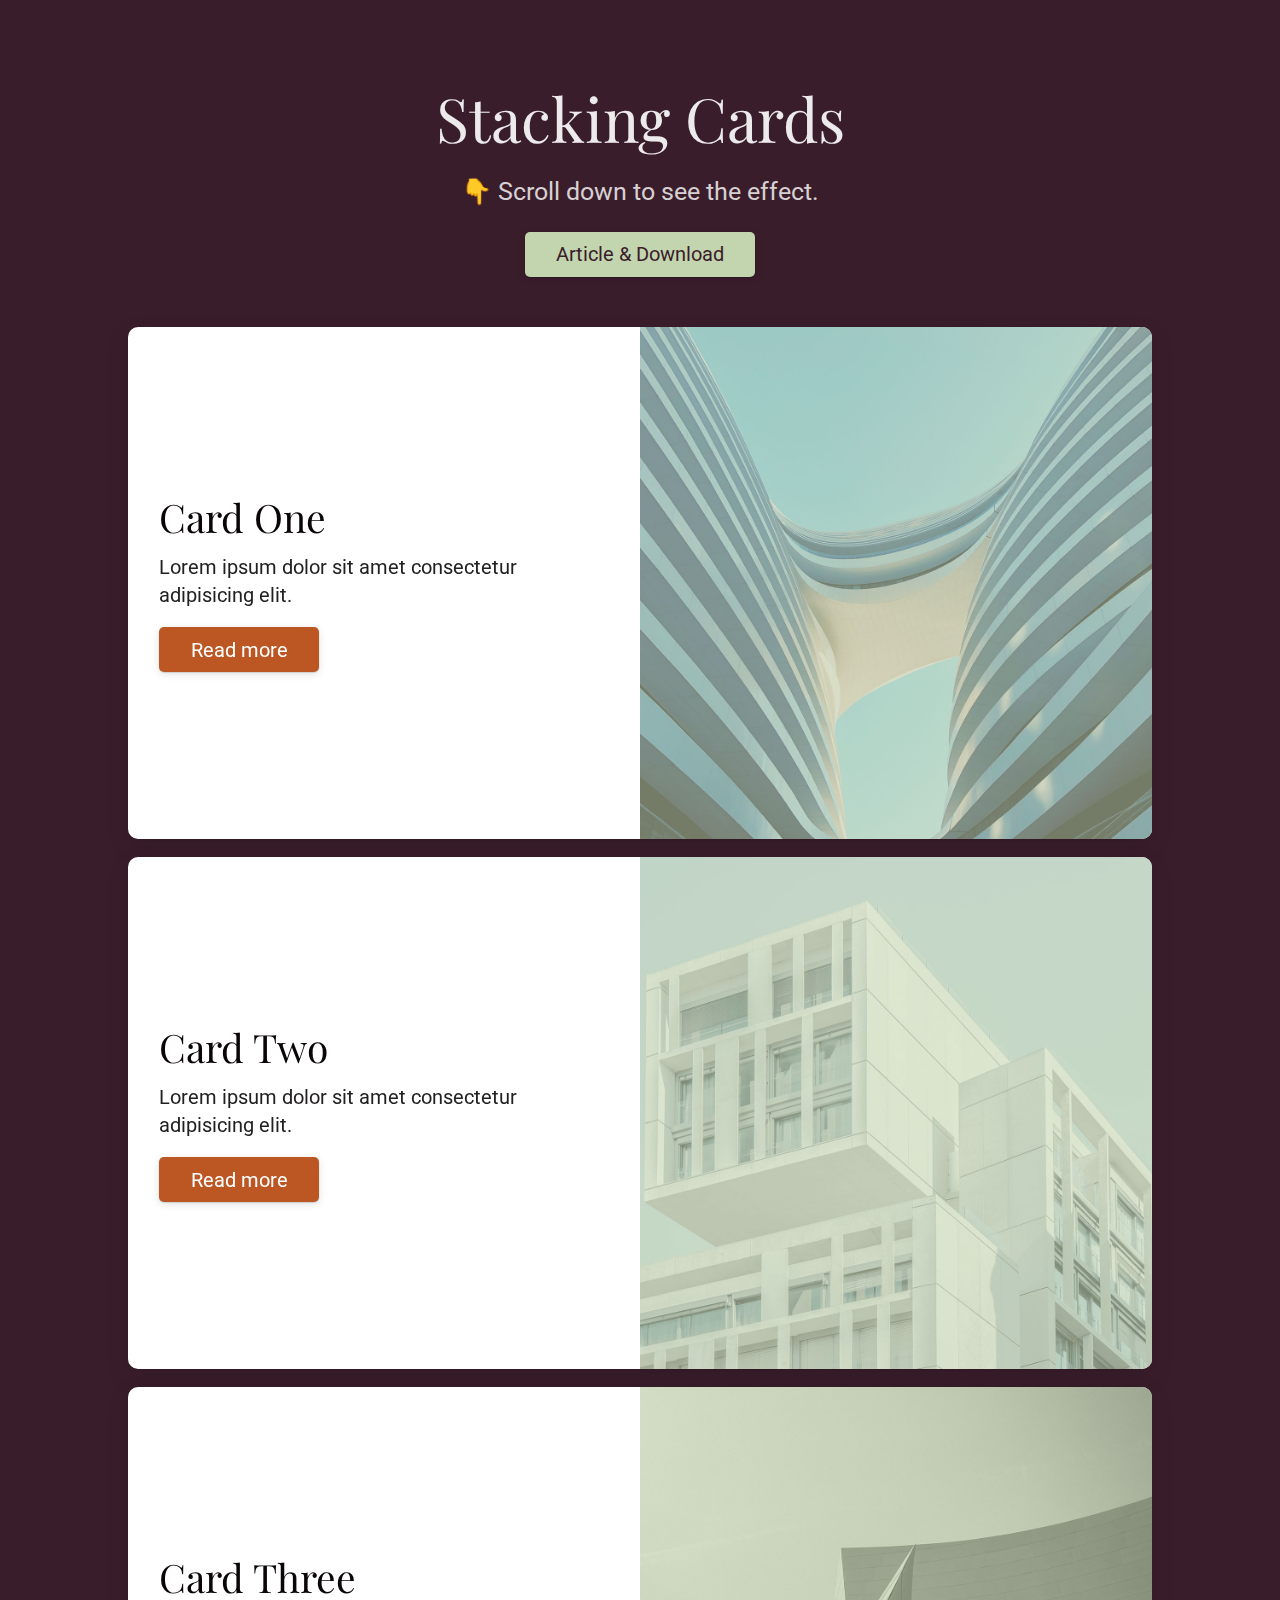
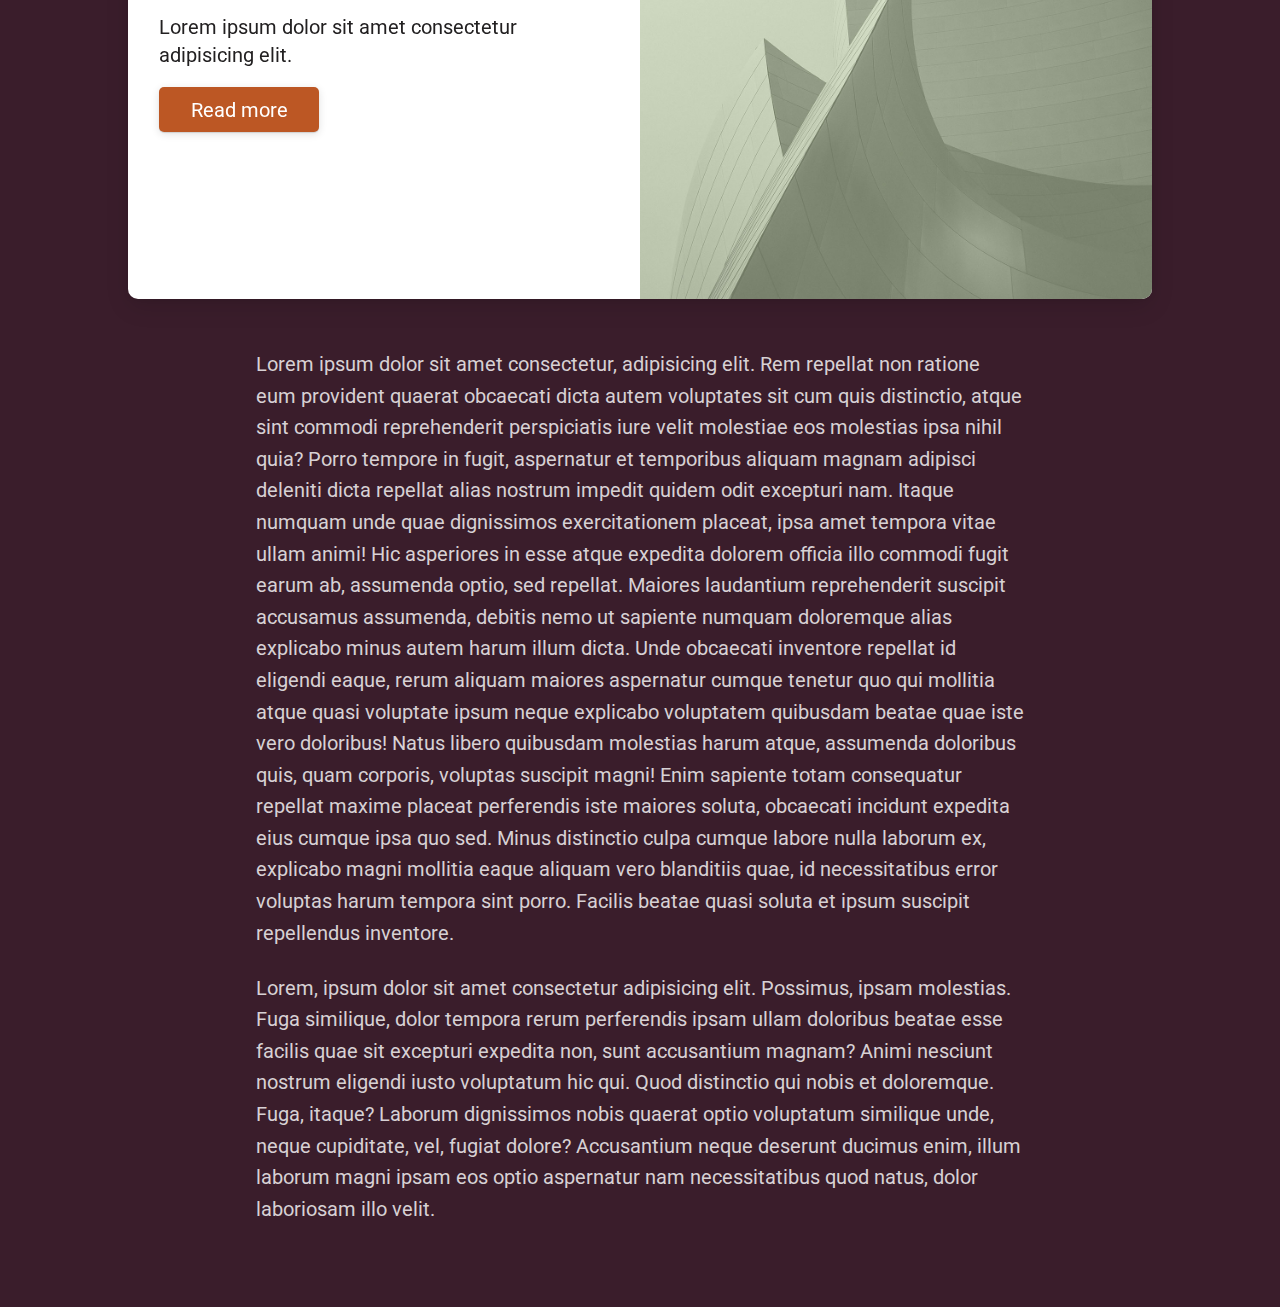
<file: stacking-cards/main/index.html>
<!doctype html>
<html lang="en">
<head>
  <meta charset="UTF-8">
  <meta name="viewport" content="width=device-width, initial-scale=1">
  <script>document.getElementsByTagName("html")[0].className += " js";</script>
  <link href="https://fonts.googleapis.com/css?family=Playfair+Display|Roboto:400,700&amp;display=swap" rel="stylesheet">
  <link rel="stylesheet" href="assets/css/style.css">
  <title>Stacking Cards | CodyHouse</title>
</head>
<body data-theme="dark">
  <main class="padding-y-xl">
    <div class="container max-width-adaptive-sm margin-bottom-lg">
      <div class="text-component text-center">
        <h1 class="text-xxxl">Stacking Cards</h1>
        <p class="text-md">👇 Scroll down to see the effect.</p>
        <p><a href="https://codyhouse.co/tutorials/how-stacking-cards" class="btn btn--primary">Article &amp; Download</a></p>
      </div>
    </div>
  
    <div class="container max-width-adaptive-md margin-bottom-lg">
      <ul class="stack-cards js-stack-cards">
        <li data-theme="default" class="stack-cards__item bg radius-lg shadow-md js-stack-cards__item">
          <div class="grid">
            <div class="col-6 flex items-center height-100%">
              <div class="text-component padding-md ">
                <h2>Card One</h2>
                <p class="display@xs">Lorem ipsum dolor sit amet consectetur adipisicing elit.</p>
                <p><a href="#0" class="btn btn--accent">Read more</a></p>
              </div>
            </div>

            <div class="col-6 height-100%">
              <img class="block width-100% height-100% object-cover" src="assets/img/img-1.jpg" alt="Image description">
            </div>
          </div>
        </li>
      
        <li data-theme="default" class="stack-cards__item bg radius-lg shadow-md js-stack-cards__item">
          <div class="grid">
            <div class="col-6 flex items-center height-100%">
              <div class="text-component padding-md ">
                <h2>Card Two</h2>
                <p class="display@xs">Lorem ipsum dolor sit amet consectetur adipisicing elit.</p>
                <p><a href="#0" class="btn btn--accent">Read more</a></p>
              </div>
            </div>

            <div class="col-6 height-100%">
              <img class="block width-100% height-100% object-cover" src="assets/img/img-2.jpg" alt="Image description">
            </div>
          </div>
        </li>

        <li data-theme="default" class="stack-cards__item bg radius-lg shadow-md js-stack-cards__item">
          <div class="grid">
            <div class="col-6 flex items-center height-100%">
              <div class="text-component padding-md ">
                <h2>Card Three</h2>
                <p class="display@xs">Lorem ipsum dolor sit amet consectetur adipisicing elit.</p>
                <p><a href="#0" class="btn btn--accent">Read more</a></p>
              </div>
            </div>

            <div class="col-6 height-100%">
              <img class="block width-100% height-100% object-cover" src="assets/img/img-3.jpg" alt="Image description">
            </div>
          </div>
        </li>
      </ul>
    </div>
  
    <div class="container max-width-adaptive-sm">
      <div class="text-component line-height-lg v-space-md">
        <p>Lorem ipsum dolor sit amet consectetur, adipisicing elit. Rem repellat non ratione eum provident quaerat obcaecati dicta autem voluptates sit cum quis distinctio, atque sint commodi reprehenderit perspiciatis iure velit molestiae eos molestias ipsa nihil quia? Porro tempore in fugit, aspernatur et temporibus aliquam magnam adipisci deleniti dicta repellat alias nostrum impedit quidem odit excepturi nam. Itaque numquam unde quae dignissimos exercitationem placeat, ipsa amet tempora vitae ullam animi! Hic asperiores in esse atque expedita dolorem officia illo commodi fugit earum ab, assumenda optio, sed repellat. Maiores laudantium reprehenderit suscipit accusamus assumenda, debitis nemo ut sapiente numquam doloremque alias explicabo minus autem harum illum dicta. Unde obcaecati inventore repellat id eligendi eaque, rerum aliquam maiores aspernatur cumque tenetur quo qui mollitia atque quasi voluptate ipsum neque explicabo voluptatem quibusdam beatae quae iste vero doloribus! Natus libero quibusdam molestias harum atque, assumenda doloribus quis, quam corporis, voluptas suscipit magni! Enim sapiente totam consequatur repellat maxime placeat perferendis iste maiores soluta, obcaecati incidunt expedita eius cumque ipsa quo sed. Minus distinctio culpa cumque labore nulla laborum ex, explicabo magni mollitia eaque aliquam vero blanditiis quae, id necessitatibus error voluptas harum tempora sint porro. Facilis beatae quasi soluta et ipsum suscipit repellendus inventore.</p>
  
        <p>Lorem, ipsum dolor sit amet consectetur adipisicing elit. Possimus, ipsam molestias. Fuga similique, dolor tempora rerum perferendis ipsam ullam doloribus beatae esse facilis quae sit excepturi expedita non, sunt accusantium magnam? Animi nesciunt nostrum eligendi iusto voluptatum hic qui. Quod distinctio qui nobis et doloremque. Fuga, itaque? Laborum dignissimos nobis quaerat optio voluptatum similique unde, neque cupiditate, vel, fugiat dolore? Accusantium neque deserunt ducimus enim, illum laborum magni ipsam eos optio aspernatur nam necessitatibus quod natus, dolor laboriosam illo velit.</p>
      </div>
    </div>
  </main>
<script src="assets/js/scripts.js"></script>
</body>
</html>
</file>
<file: stacking-cards/main/assets/css/style.css>
*, *::after, *::before {
  box-sizing: inherit; }

* {
  font: inherit; }

html, body, div, span, applet, object, iframe,
h1, h2, h3, h4, h5, h6, p, blockquote, pre,
a, abbr, acronym, address, big, cite, code,
del, dfn, em, img, ins, kbd, q, s, samp,
small, strike, strong, sub, sup, tt, var,
b, u, i, center,
dl, dt, dd, ol, ul, li,
fieldset, form, label, legend,
table, caption, tbody, tfoot, thead, tr, th, td,
article, aside, canvas, details, embed,
figure, figcaption, footer, header, hgroup,
menu, nav, output, ruby, section, summary,
time, mark, audio, video, hr {
  margin: 0;
  padding: 0;
  border: 0; }

html {
  box-sizing: border-box; }

body {
  background-color: var(--color-bg, white); }

article, aside, details, figcaption, figure,
footer, header, hgroup, menu, nav, section, main, form legend {
  display: block; }

ol, ul {
  list-style: none; }

blockquote, q {
  quotes: none; }

button, input, textarea, select {
  margin: 0; }

.btn, .form-control, .link, .reset {
  background-color: transparent;
  padding: 0;
  border: 0;
  border-radius: 0;
  color: inherit;
  line-height: inherit;
  -webkit-appearance: none;
     -moz-appearance: none;
          appearance: none; }

select.form-control::-ms-expand {
  display: none; }

textarea {
  resize: vertical;
  overflow: auto;
  vertical-align: top; }

input::-ms-clear {
  display: none; }

table {
  border-collapse: collapse;
  border-spacing: 0; }

img, video, svg {
  max-width: 100%; }

[data-theme] {
  background-color: var(--color-bg, white);
  color: var(--color-contrast-high, #313135); }

:root {
  --space-unit:  1em;
  --space-xxxxs: calc(0.125 * var(--space-unit));
  --space-xxxs:  calc(0.25 * var(--space-unit));
  --space-xxs:   calc(0.375 * var(--space-unit));
  --space-xs:    calc(0.5 * var(--space-unit));
  --space-sm:    calc(0.75 * var(--space-unit));
  --space-md:    calc(1.25 * var(--space-unit));
  --space-lg:    calc(2 * var(--space-unit));
  --space-xl:    calc(3.25 * var(--space-unit));
  --space-xxl:   calc(5.25 * var(--space-unit));
  --space-xxxl:  calc(8.5 * var(--space-unit));
  --space-xxxxl: calc(13.75 * var(--space-unit));
  --component-padding: var(--space-md); }

:root {
  --max-width-xxxxs: 20rem;
  --max-width-xxxs:  26rem;
  --max-width-xxs:   32rem;
  --max-width-xs:    38rem;
  --max-width-sm:    48rem;
  --max-width-md:    64rem;
  --max-width-lg:    80rem;
  --max-width-xl:    90rem;
  --max-width-xxl:   100rem;
  --max-width-xxxl:  120rem;
  --max-width-xxxxl: 150rem; }

.container {
  width: calc(100% - 2*var(--component-padding));
  margin-left: auto;
  margin-right: auto; }

.max-width-xxxxs {
  max-width: var(--max-width-xxxxs); }

.max-width-xxxs {
  max-width: var(--max-width-xxxs); }

.max-width-xxs {
  max-width: var(--max-width-xxs); }

.max-width-xs {
  max-width: var(--max-width-xs); }

.max-width-sm {
  max-width: var(--max-width-sm); }

.max-width-md {
  max-width: var(--max-width-md); }

.max-width-lg {
  max-width: var(--max-width-lg); }

.max-width-xl {
  max-width: var(--max-width-xl); }

.max-width-xxl {
  max-width: var(--max-width-xxl); }

.max-width-xxxl {
  max-width: var(--max-width-xxxl); }

.max-width-xxxxl {
  max-width: var(--max-width-xxxxl); }

[class*="max-width-adaptive"] {
  max-width: 32rem; }

@media (min-width: 48rem) {
  [class*="max-width-adaptive"] {
    max-width: 48rem; } }

@media (min-width: 64rem) {
  .max-width-adaptive-md,
  .max-width-adaptive,
  .max-width-adaptive-lg,
  .max-width-adaptive-xl {
    max-width: 64rem; } }

@media (min-width: 80rem) {
  .max-width-adaptive,
  .max-width-adaptive-lg,
  .max-width-adaptive-xl {
    max-width: 80rem; } }

@media (min-width: 90rem) {
  .max-width-adaptive-xl {
    max-width: 90rem; } }

.grid {
  --grid-gap: 0px;
  --offset: var(--grid-gap);
  display: flex;
  flex-wrap: wrap; }
  .grid > * {
    flex-basis: 100%; }

[class*="grid-gap"]:not([class*="grid-auto"]) {
  margin-bottom: calc(-1 * var(--grid-gap, 1em));
  margin-left: calc(-1 * var(--grid-gap, 1em)); }
  [class*="grid-gap"]:not([class*="grid-auto"]) > * {
    margin-bottom: var(--grid-gap, 1em);
    margin-left: var(--offset, 1em); }

@supports (--css: variables) {
  .grid-gap-xxxxs {
    --grid-gap: var(--space-xxxxs); }
  .grid-gap-xxxs {
    --grid-gap: var(--space-xxxs); }
  .grid-gap-xxs {
    --grid-gap: var(--space-xxs); }
  .grid-gap-xs {
    --grid-gap: var(--space-xs); }
  .grid-gap-sm {
    --grid-gap: var(--space-sm); }
  .grid-gap-md {
    --grid-gap: var(--space-md); }
  .grid-gap-lg {
    --grid-gap: var(--space-lg); }
  .grid-gap-xl {
    --grid-gap: var(--space-xl); }
  .grid-gap-xxl {
    --grid-gap: var(--space-xxl); }
  .grid-gap-xxxl {
    --grid-gap: var(--space-xxxl); }
  .grid-gap-xxxxl {
    --grid-gap: var(--space-xxxxl); } }

.col {
  flex-grow: 1;
  flex-basis: 0;
  max-width: 100%; }

.col-1 {
  flex-basis: calc( 8.33% - 0.01px - var(--grid-gap, 1em));
  max-width: calc( 8.33% - 0.01px - var(--grid-gap, 1em)); }

.col-2 {
  flex-basis: calc( 16.66% - 0.01px - var(--grid-gap, 1em));
  max-width: calc( 16.66% - 0.01px - var(--grid-gap, 1em)); }

.col-3 {
  flex-basis: calc( 25% - 0.01px - var(--grid-gap, 1em));
  max-width: calc( 25% - 0.01px - var(--grid-gap, 1em)); }

.col-4 {
  flex-basis: calc( 33.33% - 0.01px - var(--grid-gap, 1em));
  max-width: calc( 33.33% - 0.01px - var(--grid-gap, 1em)); }

.col-5 {
  flex-basis: calc( 41.66% - 0.01px - var(--grid-gap, 1em));
  max-width: calc( 41.66% - 0.01px - var(--grid-gap, 1em)); }

.col-6 {
  flex-basis: calc( 50% - 0.01px - var(--grid-gap, 1em));
  max-width: calc( 50% - 0.01px - var(--grid-gap, 1em)); }

.col-7 {
  flex-basis: calc( 58.33% - 0.01px - var(--grid-gap, 1em));
  max-width: calc( 58.33% - 0.01px - var(--grid-gap, 1em)); }

.col-8 {
  flex-basis: calc( 66.66% - 0.01px - var(--grid-gap, 1em));
  max-width: calc( 66.66% - 0.01px - var(--grid-gap, 1em)); }

.col-9 {
  flex-basis: calc( 75% - 0.01px - var(--grid-gap, 1em));
  max-width: calc( 75% - 0.01px - var(--grid-gap, 1em)); }

.col-10 {
  flex-basis: calc( 83.33% - 0.01px - var(--grid-gap, 1em));
  max-width: calc( 83.33% - 0.01px - var(--grid-gap, 1em)); }

.col-11 {
  flex-basis: calc( 91.66% - 0.01px - var(--grid-gap, 1em));
  max-width: calc( 91.66% - 0.01px - var(--grid-gap, 1em)); }

.col-12 {
  flex-basis: calc( 100% - 0.01px - var(--grid-gap, 1em));
  max-width: calc( 100% - 0.01px - var(--grid-gap, 1em)); }

.offset-1 {
  --offset: calc(8.33% + var(--grid-gap, 1em)); }

.offset-2 {
  --offset: calc(16.66% + var(--grid-gap, 1em)); }

.offset-3 {
  --offset: calc(25% + var(--grid-gap, 1em)); }

.offset-4 {
  --offset: calc(33.33% + var(--grid-gap, 1em)); }

.offset-5 {
  --offset: calc(41.66% + var(--grid-gap, 1em)); }

.offset-6 {
  --offset: calc(50% + var(--grid-gap, 1em)); }

.offset-7 {
  --offset: calc(58.33% + var(--grid-gap, 1em)); }

.offset-8 {
  --offset: calc(66.66% + var(--grid-gap, 1em)); }

.offset-9 {
  --offset: calc(75% + var(--grid-gap, 1em)); }

.offset-10 {
  --offset: calc(83.33% + var(--grid-gap, 1em)); }

.offset-11 {
  --offset: calc(91.66% + var(--grid-gap, 1em)); }

@media (min-width: 32rem) {
  .col\@xs {
    flex-grow: 1;
    flex-basis: 0;
    max-width: 100%; }
  .col-1\@xs {
    flex-basis: calc( 8.33% - 0.01px - var(--grid-gap, 1em));
    max-width: calc( 8.33% - 0.01px - var(--grid-gap, 1em)); }
  .col-2\@xs {
    flex-basis: calc( 16.66% - 0.01px - var(--grid-gap, 1em));
    max-width: calc( 16.66% - 0.01px - var(--grid-gap, 1em)); }
  .col-3\@xs {
    flex-basis: calc( 25% - 0.01px - var(--grid-gap, 1em));
    max-width: calc( 25% - 0.01px - var(--grid-gap, 1em)); }
  .col-4\@xs {
    flex-basis: calc( 33.33% - 0.01px - var(--grid-gap, 1em));
    max-width: calc( 33.33% - 0.01px - var(--grid-gap, 1em)); }
  .col-5\@xs {
    flex-basis: calc( 41.66% - 0.01px - var(--grid-gap, 1em));
    max-width: calc( 41.66% - 0.01px - var(--grid-gap, 1em)); }
  .col-6\@xs {
    flex-basis: calc( 50% - 0.01px - var(--grid-gap, 1em));
    max-width: calc( 50% - 0.01px - var(--grid-gap, 1em)); }
  .col-7\@xs {
    flex-basis: calc( 58.33% - 0.01px - var(--grid-gap, 1em));
    max-width: calc( 58.33% - 0.01px - var(--grid-gap, 1em)); }
  .col-8\@xs {
    flex-basis: calc( 66.66% - 0.01px - var(--grid-gap, 1em));
    max-width: calc( 66.66% - 0.01px - var(--grid-gap, 1em)); }
  .col-9\@xs {
    flex-basis: calc( 75% - 0.01px - var(--grid-gap, 1em));
    max-width: calc( 75% - 0.01px - var(--grid-gap, 1em)); }
  .col-10\@xs {
    flex-basis: calc( 83.33% - 0.01px - var(--grid-gap, 1em));
    max-width: calc( 83.33% - 0.01px - var(--grid-gap, 1em)); }
  .col-11\@xs {
    flex-basis: calc( 91.66% - 0.01px - var(--grid-gap, 1em));
    max-width: calc( 91.66% - 0.01px - var(--grid-gap, 1em)); }
  .col-12\@xs {
    flex-basis: calc( 100% - 0.01px - var(--grid-gap, 1em));
    max-width: calc( 100% - 0.01px - var(--grid-gap, 1em)); }
  .offset-1\@xs {
    --offset: calc(8.33% + var(--grid-gap, 1em)); }
  .offset-2\@xs {
    --offset: calc(16.66% + var(--grid-gap, 1em)); }
  .offset-3\@xs {
    --offset: calc(25% + var(--grid-gap, 1em)); }
  .offset-4\@xs {
    --offset: calc(33.33% + var(--grid-gap, 1em)); }
  .offset-5\@xs {
    --offset: calc(41.66% + var(--grid-gap, 1em)); }
  .offset-6\@xs {
    --offset: calc(50% + var(--grid-gap, 1em)); }
  .offset-7\@xs {
    --offset: calc(58.33% + var(--grid-gap, 1em)); }
  .offset-8\@xs {
    --offset: calc(66.66% + var(--grid-gap, 1em)); }
  .offset-9\@xs {
    --offset: calc(75% + var(--grid-gap, 1em)); }
  .offset-10\@xs {
    --offset: calc(83.33% + var(--grid-gap, 1em)); }
  .offset-11\@xs {
    --offset: calc(91.66% + var(--grid-gap, 1em)); } }

@media (min-width: 48rem) {
  .col\@sm {
    flex-grow: 1;
    flex-basis: 0;
    max-width: 100%; }
  .col-1\@sm {
    flex-basis: calc( 8.33% - 0.01px - var(--grid-gap, 1em));
    max-width: calc( 8.33% - 0.01px - var(--grid-gap, 1em)); }
  .col-2\@sm {
    flex-basis: calc( 16.66% - 0.01px - var(--grid-gap, 1em));
    max-width: calc( 16.66% - 0.01px - var(--grid-gap, 1em)); }
  .col-3\@sm {
    flex-basis: calc( 25% - 0.01px - var(--grid-gap, 1em));
    max-width: calc( 25% - 0.01px - var(--grid-gap, 1em)); }
  .col-4\@sm {
    flex-basis: calc( 33.33% - 0.01px - var(--grid-gap, 1em));
    max-width: calc( 33.33% - 0.01px - var(--grid-gap, 1em)); }
  .col-5\@sm {
    flex-basis: calc( 41.66% - 0.01px - var(--grid-gap, 1em));
    max-width: calc( 41.66% - 0.01px - var(--grid-gap, 1em)); }
  .col-6\@sm {
    flex-basis: calc( 50% - 0.01px - var(--grid-gap, 1em));
    max-width: calc( 50% - 0.01px - var(--grid-gap, 1em)); }
  .col-7\@sm {
    flex-basis: calc( 58.33% - 0.01px - var(--grid-gap, 1em));
    max-width: calc( 58.33% - 0.01px - var(--grid-gap, 1em)); }
  .col-8\@sm {
    flex-basis: calc( 66.66% - 0.01px - var(--grid-gap, 1em));
    max-width: calc( 66.66% - 0.01px - var(--grid-gap, 1em)); }
  .col-9\@sm {
    flex-basis: calc( 75% - 0.01px - var(--grid-gap, 1em));
    max-width: calc( 75% - 0.01px - var(--grid-gap, 1em)); }
  .col-10\@sm {
    flex-basis: calc( 83.33% - 0.01px - var(--grid-gap, 1em));
    max-width: calc( 83.33% - 0.01px - var(--grid-gap, 1em)); }
  .col-11\@sm {
    flex-basis: calc( 91.66% - 0.01px - var(--grid-gap, 1em));
    max-width: calc( 91.66% - 0.01px - var(--grid-gap, 1em)); }
  .col-12\@sm {
    flex-basis: calc( 100% - 0.01px - var(--grid-gap, 1em));
    max-width: calc( 100% - 0.01px - var(--grid-gap, 1em)); }
  .offset-1\@sm {
    --offset: calc(8.33% + var(--grid-gap, 1em)); }
  .offset-2\@sm {
    --offset: calc(16.66% + var(--grid-gap, 1em)); }
  .offset-3\@sm {
    --offset: calc(25% + var(--grid-gap, 1em)); }
  .offset-4\@sm {
    --offset: calc(33.33% + var(--grid-gap, 1em)); }
  .offset-5\@sm {
    --offset: calc(41.66% + var(--grid-gap, 1em)); }
  .offset-6\@sm {
    --offset: calc(50% + var(--grid-gap, 1em)); }
  .offset-7\@sm {
    --offset: calc(58.33% + var(--grid-gap, 1em)); }
  .offset-8\@sm {
    --offset: calc(66.66% + var(--grid-gap, 1em)); }
  .offset-9\@sm {
    --offset: calc(75% + var(--grid-gap, 1em)); }
  .offset-10\@sm {
    --offset: calc(83.33% + var(--grid-gap, 1em)); }
  .offset-11\@sm {
    --offset: calc(91.66% + var(--grid-gap, 1em)); } }

@media (min-width: 64rem) {
  .col\@md {
    flex-grow: 1;
    flex-basis: 0;
    max-width: 100%; }
  .col-1\@md {
    flex-basis: calc( 8.33% - 0.01px - var(--grid-gap, 1em));
    max-width: calc( 8.33% - 0.01px - var(--grid-gap, 1em)); }
  .col-2\@md {
    flex-basis: calc( 16.66% - 0.01px - var(--grid-gap, 1em));
    max-width: calc( 16.66% - 0.01px - var(--grid-gap, 1em)); }
  .col-3\@md {
    flex-basis: calc( 25% - 0.01px - var(--grid-gap, 1em));
    max-width: calc( 25% - 0.01px - var(--grid-gap, 1em)); }
  .col-4\@md {
    flex-basis: calc( 33.33% - 0.01px - var(--grid-gap, 1em));
    max-width: calc( 33.33% - 0.01px - var(--grid-gap, 1em)); }
  .col-5\@md {
    flex-basis: calc( 41.66% - 0.01px - var(--grid-gap, 1em));
    max-width: calc( 41.66% - 0.01px - var(--grid-gap, 1em)); }
  .col-6\@md {
    flex-basis: calc( 50% - 0.01px - var(--grid-gap, 1em));
    max-width: calc( 50% - 0.01px - var(--grid-gap, 1em)); }
  .col-7\@md {
    flex-basis: calc( 58.33% - 0.01px - var(--grid-gap, 1em));
    max-width: calc( 58.33% - 0.01px - var(--grid-gap, 1em)); }
  .col-8\@md {
    flex-basis: calc( 66.66% - 0.01px - var(--grid-gap, 1em));
    max-width: calc( 66.66% - 0.01px - var(--grid-gap, 1em)); }
  .col-9\@md {
    flex-basis: calc( 75% - 0.01px - var(--grid-gap, 1em));
    max-width: calc( 75% - 0.01px - var(--grid-gap, 1em)); }
  .col-10\@md {
    flex-basis: calc( 83.33% - 0.01px - var(--grid-gap, 1em));
    max-width: calc( 83.33% - 0.01px - var(--grid-gap, 1em)); }
  .col-11\@md {
    flex-basis: calc( 91.66% - 0.01px - var(--grid-gap, 1em));
    max-width: calc( 91.66% - 0.01px - var(--grid-gap, 1em)); }
  .col-12\@md {
    flex-basis: calc( 100% - 0.01px - var(--grid-gap, 1em));
    max-width: calc( 100% - 0.01px - var(--grid-gap, 1em)); }
  .offset-1\@md {
    --offset: calc(8.33% + var(--grid-gap, 1em)); }
  .offset-2\@md {
    --offset: calc(16.66% + var(--grid-gap, 1em)); }
  .offset-3\@md {
    --offset: calc(25% + var(--grid-gap, 1em)); }
  .offset-4\@md {
    --offset: calc(33.33% + var(--grid-gap, 1em)); }
  .offset-5\@md {
    --offset: calc(41.66% + var(--grid-gap, 1em)); }
  .offset-6\@md {
    --offset: calc(50% + var(--grid-gap, 1em)); }
  .offset-7\@md {
    --offset: calc(58.33% + var(--grid-gap, 1em)); }
  .offset-8\@md {
    --offset: calc(66.66% + var(--grid-gap, 1em)); }
  .offset-9\@md {
    --offset: calc(75% + var(--grid-gap, 1em)); }
  .offset-10\@md {
    --offset: calc(83.33% + var(--grid-gap, 1em)); }
  .offset-11\@md {
    --offset: calc(91.66% + var(--grid-gap, 1em)); } }

@media (min-width: 80rem) {
  .col\@lg {
    flex-grow: 1;
    flex-basis: 0;
    max-width: 100%; }
  .col-1\@lg {
    flex-basis: calc( 8.33% - 0.01px - var(--grid-gap, 1em));
    max-width: calc( 8.33% - 0.01px - var(--grid-gap, 1em)); }
  .col-2\@lg {
    flex-basis: calc( 16.66% - 0.01px - var(--grid-gap, 1em));
    max-width: calc( 16.66% - 0.01px - var(--grid-gap, 1em)); }
  .col-3\@lg {
    flex-basis: calc( 25% - 0.01px - var(--grid-gap, 1em));
    max-width: calc( 25% - 0.01px - var(--grid-gap, 1em)); }
  .col-4\@lg {
    flex-basis: calc( 33.33% - 0.01px - var(--grid-gap, 1em));
    max-width: calc( 33.33% - 0.01px - var(--grid-gap, 1em)); }
  .col-5\@lg {
    flex-basis: calc( 41.66% - 0.01px - var(--grid-gap, 1em));
    max-width: calc( 41.66% - 0.01px - var(--grid-gap, 1em)); }
  .col-6\@lg {
    flex-basis: calc( 50% - 0.01px - var(--grid-gap, 1em));
    max-width: calc( 50% - 0.01px - var(--grid-gap, 1em)); }
  .col-7\@lg {
    flex-basis: calc( 58.33% - 0.01px - var(--grid-gap, 1em));
    max-width: calc( 58.33% - 0.01px - var(--grid-gap, 1em)); }
  .col-8\@lg {
    flex-basis: calc( 66.66% - 0.01px - var(--grid-gap, 1em));
    max-width: calc( 66.66% - 0.01px - var(--grid-gap, 1em)); }
  .col-9\@lg {
    flex-basis: calc( 75% - 0.01px - var(--grid-gap, 1em));
    max-width: calc( 75% - 0.01px - var(--grid-gap, 1em)); }
  .col-10\@lg {
    flex-basis: calc( 83.33% - 0.01px - var(--grid-gap, 1em));
    max-width: calc( 83.33% - 0.01px - var(--grid-gap, 1em)); }
  .col-11\@lg {
    flex-basis: calc( 91.66% - 0.01px - var(--grid-gap, 1em));
    max-width: calc( 91.66% - 0.01px - var(--grid-gap, 1em)); }
  .col-12\@lg {
    flex-basis: calc( 100% - 0.01px - var(--grid-gap, 1em));
    max-width: calc( 100% - 0.01px - var(--grid-gap, 1em)); }
  .offset-1\@lg {
    --offset: calc(8.33% + var(--grid-gap, 1em)); }
  .offset-2\@lg {
    --offset: calc(16.66% + var(--grid-gap, 1em)); }
  .offset-3\@lg {
    --offset: calc(25% + var(--grid-gap, 1em)); }
  .offset-4\@lg {
    --offset: calc(33.33% + var(--grid-gap, 1em)); }
  .offset-5\@lg {
    --offset: calc(41.66% + var(--grid-gap, 1em)); }
  .offset-6\@lg {
    --offset: calc(50% + var(--grid-gap, 1em)); }
  .offset-7\@lg {
    --offset: calc(58.33% + var(--grid-gap, 1em)); }
  .offset-8\@lg {
    --offset: calc(66.66% + var(--grid-gap, 1em)); }
  .offset-9\@lg {
    --offset: calc(75% + var(--grid-gap, 1em)); }
  .offset-10\@lg {
    --offset: calc(83.33% + var(--grid-gap, 1em)); }
  .offset-11\@lg {
    --offset: calc(91.66% + var(--grid-gap, 1em)); } }

@media (min-width: 90rem) {
  .col\@xl {
    flex-grow: 1;
    flex-basis: 0;
    max-width: 100%; }
  .col-1\@xl {
    flex-basis: calc( 8.33% - 0.01px - var(--grid-gap, 1em));
    max-width: calc( 8.33% - 0.01px - var(--grid-gap, 1em)); }
  .col-2\@xl {
    flex-basis: calc( 16.66% - 0.01px - var(--grid-gap, 1em));
    max-width: calc( 16.66% - 0.01px - var(--grid-gap, 1em)); }
  .col-3\@xl {
    flex-basis: calc( 25% - 0.01px - var(--grid-gap, 1em));
    max-width: calc( 25% - 0.01px - var(--grid-gap, 1em)); }
  .col-4\@xl {
    flex-basis: calc( 33.33% - 0.01px - var(--grid-gap, 1em));
    max-width: calc( 33.33% - 0.01px - var(--grid-gap, 1em)); }
  .col-5\@xl {
    flex-basis: calc( 41.66% - 0.01px - var(--grid-gap, 1em));
    max-width: calc( 41.66% - 0.01px - var(--grid-gap, 1em)); }
  .col-6\@xl {
    flex-basis: calc( 50% - 0.01px - var(--grid-gap, 1em));
    max-width: calc( 50% - 0.01px - var(--grid-gap, 1em)); }
  .col-7\@xl {
    flex-basis: calc( 58.33% - 0.01px - var(--grid-gap, 1em));
    max-width: calc( 58.33% - 0.01px - var(--grid-gap, 1em)); }
  .col-8\@xl {
    flex-basis: calc( 66.66% - 0.01px - var(--grid-gap, 1em));
    max-width: calc( 66.66% - 0.01px - var(--grid-gap, 1em)); }
  .col-9\@xl {
    flex-basis: calc( 75% - 0.01px - var(--grid-gap, 1em));
    max-width: calc( 75% - 0.01px - var(--grid-gap, 1em)); }
  .col-10\@xl {
    flex-basis: calc( 83.33% - 0.01px - var(--grid-gap, 1em));
    max-width: calc( 83.33% - 0.01px - var(--grid-gap, 1em)); }
  .col-11\@xl {
    flex-basis: calc( 91.66% - 0.01px - var(--grid-gap, 1em));
    max-width: calc( 91.66% - 0.01px - var(--grid-gap, 1em)); }
  .col-12\@xl {
    flex-basis: calc( 100% - 0.01px - var(--grid-gap, 1em));
    max-width: calc( 100% - 0.01px - var(--grid-gap, 1em)); }
  .offset-1\@xl {
    --offset: calc(8.33% + var(--grid-gap, 1em)); }
  .offset-2\@xl {
    --offset: calc(16.66% + var(--grid-gap, 1em)); }
  .offset-3\@xl {
    --offset: calc(25% + var(--grid-gap, 1em)); }
  .offset-4\@xl {
    --offset: calc(33.33% + var(--grid-gap, 1em)); }
  .offset-5\@xl {
    --offset: calc(41.66% + var(--grid-gap, 1em)); }
  .offset-6\@xl {
    --offset: calc(50% + var(--grid-gap, 1em)); }
  .offset-7\@xl {
    --offset: calc(58.33% + var(--grid-gap, 1em)); }
  .offset-8\@xl {
    --offset: calc(66.66% + var(--grid-gap, 1em)); }
  .offset-9\@xl {
    --offset: calc(75% + var(--grid-gap, 1em)); }
  .offset-10\@xl {
    --offset: calc(83.33% + var(--grid-gap, 1em)); }
  .offset-11\@xl {
    --offset: calc(91.66% + var(--grid-gap, 1em)); } }

:root {
  --radius-sm: calc(var(--radius, 0.25em)/2);
  --radius-md: var(--radius, 0.25em);
  --radius-lg: calc(var(--radius, 0.25em)*2);
  --shadow-xs: 0 1px 2px rgba(0, 0, 0, .1);
  --shadow-sm: 0 1px 2px rgba(0, 0, 0, .085), 0 1px 8px rgba(0, 0, 0, .1);
  --shadow-md: 0 1px 8px rgba(0, 0, 0, .085), 0 8px 24px rgba(0, 0, 0, .1);
  --shadow-lg: 0 1px 8px rgba(0, 0, 0, .085), 0 16px 48px rgba(0, 0, 0, .085), 0 24px 60px rgba(0, 0, 0, .085);
  --shadow-xl: 0 1px 8px rgba(0, 0, 0, .085), 0 16px 64px rgba(0, 0, 0, .15), 0 24px 100px rgba(0, 0, 0, .15);
  --bounce: cubic-bezier(0.175, 0.885, 0.32, 1.275);
  --ease-in-out: cubic-bezier(0.645, 0.045, 0.355, 1);
  --ease-in: cubic-bezier(0.55, 0.055, 0.675, 0.19);
  --ease-out: cubic-bezier(0.215, 0.61, 0.355, 1); }

:root {
  --heading-line-height: 1.2;
  --body-line-height: 1.4; }

body {
  font-size: var(--text-base-size, 1em);
  font-family: var(--font-primary, sans-serif);
  color: var(--color-contrast-high, #313135); }

h1, h2, h3, h4 {
  color: var(--color-contrast-higher, #1c1c21);
  line-height: var(--heading-line-height, 1.2); }

.text-xxxl {
  font-size: var(--text-xxxl, 2.488em); }

h1, .text-xxl {
  font-size: var(--text-xxl, 2.074em); }

h2, .text-xl {
  font-size: var(--text-xl, 1.728em); }

h3, .text-lg {
  font-size: var(--text-lg, 1.44em); }

h4, .text-md {
  font-size: var(--text-md, 1.2em); }

.text-base {
  font-size: 1em; }

small, .text-sm {
  font-size: var(--text-sm, 0.833em); }

.text-xs {
  font-size: var(--text-xs, 0.694em); }

a, .link {
  color: var(--color-primary, #2a6df4);
  text-decoration: underline; }

strong {
  font-weight: bold; }

s {
  text-decoration: line-through; }

u {
  text-decoration: underline; }

.text-component h1, .text-component h2, .text-component h3, .text-component h4 {
  line-height: calc(var(--heading-line-height) * var(--line-height-multiplier, 1));
  margin-bottom: calc(var(--space-unit) * 0.25 * var(--text-vspace-multiplier, 1)); }

.text-component h2, .text-component h3, .text-component h4 {
  margin-top: calc(var(--space-unit) * 0.75 * var(--text-vspace-multiplier, 1)); }

.text-component p, .text-component blockquote, .text-component ul li, .text-component ol li {
  line-height: calc(var(--body-line-height) * var(--line-height-multiplier, 1)); }

.text-component ul, .text-component ol, .text-component p, .text-component blockquote, .text-component .text-component__block {
  margin-bottom: calc(var(--space-unit) * 0.75 * var(--text-vspace-multiplier, 1)); }

.text-component ul, .text-component ol {
  list-style-position: inside; }

.text-component ul {
  list-style-type: disc; }

.text-component ol {
  list-style-type: decimal; }

.text-component img {
  display: block;
  margin: 0 auto; }

.text-component figcaption {
  text-align: center;
  margin-top: calc(var(--space-unit) * 0.5); }

.text-component em {
  font-style: italic; }

.text-component hr {
  margin-top: calc(var(--space-unit) * 2 * var(--text-vspace-multiplier, 1));
  margin-bottom: calc(var(--space-unit) * 2 * var(--text-vspace-multiplier, 1));
  margin-left: auto;
  margin-right: auto; }

.text-component > *:first-child {
  margin-top: 0; }

.text-component > *:last-child {
  margin-bottom: 0; }

.text-component__block--full-width {
  width: 100vw;
  margin-left: calc(50% - 50vw); }

@media (min-width: 48rem) {
  .text-component__block--left,
  .text-component__block--right {
    width: 45%; }
    .text-component__block--left img,
    .text-component__block--right img {
      width: 100%; }
  .text-component__block--left {
    float: left;
    margin-right: calc(var(--space-unit) * 0.75 * var(--text-vspace-multiplier, 1)); }
  .text-component__block--right {
    float: right;
    margin-left: calc(var(--space-unit) * 0.75 * var(--text-vspace-multiplier, 1)); } }

@media (min-width: 90rem) {
  .text-component__block--outset {
    width: calc(100% + 10.5 * var(--space-unit)); }
    .text-component__block--outset img {
      width: 100%; }
  .text-component__block--outset:not(.text-component__block--right) {
    margin-left: calc(-5.25 * var(--space-unit)); }
  .text-component__block--left, .text-component__block--right {
    width: 50%; }
  .text-component__block--right.text-component__block--outset {
    margin-right: calc(-5.25 * var(--space-unit)); } }

:root {
  --icon-xxs: 12px;
  --icon-xs:  16px;
  --icon-sm:  24px;
  --icon-md:  32px;
  --icon-lg:  48px;
  --icon-xl:  64px;
  --icon-xxl: 128px; }

.icon {
  display: inline-block;
  color: inherit;
  fill: currentColor;
  height: 1em;
  width: 1em;
  line-height: 1;
  flex-shrink: 0;
  max-width: initial; }

.icon--xxs {
  font-size: var(--icon-xxs); }

.icon--xs {
  font-size: var(--icon-xs); }

.icon--sm {
  font-size: var(--icon-sm); }

.icon--md {
  font-size: var(--icon-md); }

.icon--lg {
  font-size: var(--icon-lg); }

.icon--xl {
  font-size: var(--icon-xl); }

.icon--xxl {
  font-size: var(--icon-xxl); }

.icon--is-spinning {
  -webkit-animation: icon-spin 1s infinite linear;
          animation: icon-spin 1s infinite linear; }

@-webkit-keyframes icon-spin {
  0% {
    -webkit-transform: rotate(0deg);
            transform: rotate(0deg); }
  100% {
    -webkit-transform: rotate(360deg);
            transform: rotate(360deg); } }

@keyframes icon-spin {
  0% {
    -webkit-transform: rotate(0deg);
            transform: rotate(0deg); }
  100% {
    -webkit-transform: rotate(360deg);
            transform: rotate(360deg); } }

.icon use {
  color: inherit;
  fill: currentColor; }

.btn {
  position: relative;
  display: inline-flex;
  justify-content: center;
  align-items: center;
  white-space: nowrap;
  text-decoration: none;
  line-height: 1;
  font-size: var(--btn-font-size, 1em);
  padding-top: var(--btn-padding-y, 0.5em);
  padding-bottom: var(--btn-padding-y, 0.5em);
  padding-left: var(--btn-padding-x, 0.75em);
  padding-right: var(--btn-padding-x, 0.75em);
  border-radius: var(--btn-radius, 0.25em); }

.btn--primary {
  background-color: var(--color-primary, #2a6df4);
  color: var(--color-white, white); }

.btn--subtle {
  background-color: var(--color-contrast-low, #d3d3d4);
  color: var(--color-contrast-higher, #1c1c21); }

.btn--accent {
  background-color: var(--color-accent, #e02447);
  color: var(--color-white, white); }

.btn--sm {
  font-size: var(--btn-font-size-sm, 0.8em); }

.btn--md {
  font-size: var(--btn-font-size-md, 1.2em); }

.btn--lg {
  font-size: var(--btn-font-size-lg, 1.4em); }

.btn--icon {
  padding: var(--btn-padding-y, 0.5em); }

.form-control {
  background-color: var(--color-bg, #f2f2f2);
  padding-top: var(--form-control-padding-y, 0.5em);
  padding-bottom: var(--form-control-padding-y, 0.5em);
  padding-left: var(--form-control-padding-x, 0.75em);
  padding-right: var(--form-control-padding-x, 0.75em);
  border-radius: var(--form-control-radius, 0.25em); }
  .form-control::-webkit-input-placeholder {
    color: var(--color-contrast-medium, #79797c); }
  .form-control::-moz-placeholder {
    opacity: 1;
    color: var(--color-contrast-medium, #79797c); }
  .form-control:-ms-input-placeholder {
    color: var(--color-contrast-medium, #79797c); }
  .form-control:-moz-placeholder {
    color: var(--color-contrast-medium, #79797c); }

.form-legend {
  color: var(--color-contrast-higher, #1c1c21);
  line-height: 1.2;
  font-size: var(--text-md, 1.2em);
  margin-bottom: var(--space-xxs); }

.form-label {
  display: inline-block; }

.form__msg-error, .form-error-msg {
  color: var(--color-error, #e02447);
  font-size: var(--text-sm, 0.833em);
  margin-top: var(--space-xxs);
  position: absolute;
  clip: rect(1px, 1px, 1px, 1px); }

.form__msg-error--is-visible, .form-error-msg--is-visible {
  position: relative;
  clip: auto; }

.radio-list > *, .checkbox-list > * {
  position: relative;
  display: flex;
  align-items: baseline; }

.radio-list label, .checkbox-list label {
  line-height: var(--body-line-height); }

.radio-list input, .checkbox-list input {
  margin-right: var(--space-xxxs);
  flex-shrink: 0; }

:root {
  --zindex-header: 2;
  --zindex-popover: 5;
  --zindex-fixed-element: 10;
  --zindex-overlay: 15; }

:root {
  --display: block; }

.is-visible {
  display: var(--display) !important; }

.is-hidden {
  display: none !important; }

.sr-only {
  position: absolute;
  clip: rect(1px, 1px, 1px, 1px);
  -webkit-clip-path: inset(50%);
          clip-path: inset(50%);
  width: 1px;
  height: 1px;
  overflow: hidden;
  padding: 0;
  border: 0;
  white-space: nowrap; }

.flex {
  display: flex; }

.inline-flex {
  display: inline-flex; }

.flex-wrap {
  flex-wrap: wrap; }

.flex-column {
  flex-direction: column; }

.flex-column-reverse {
  flex-direction: column-reverse; }

.flex-row {
  flex-direction: row; }

.flex-row-reverse {
  flex-direction: row-reverse; }

.flex-center {
  justify-content: center;
  align-items: center; }

.flex-grow {
  flex-grow: 1; }

.flex-shrink-0 {
  flex-shrink: 0; }

.flex-basis-0 {
  flex-basis: 0; }

[class*="flex-gap-"] {
  margin-bottom: calc(-1 * var(--gap, 0.5em));
  margin-left: calc(-1 * var(--gap, 0.5em)); }
  [class*="flex-gap-"] > * {
    margin-bottom: var(--gap, 0.5em);
    margin-left: var(--gap, 0.5em); }

@supports (--css: variables) {
  .flex-gap-xxxxs {
    --gap: var(--space-xxxxs); }
  .flex-gap-xxxs {
    --gap: var(--space-xxxs); }
  .flex-gap-xxs {
    --gap: var(--space-xxs); }
  .flex-gap-xs {
    --gap: var(--space-xs); }
  .flex-gap-sm {
    --gap: var(--space-sm); }
  .flex-gap-md {
    --gap: var(--space-md); }
  .flex-gap-lg {
    --gap: var(--space-lg); }
  .flex-gap-xl {
    --gap: var(--space-xl); }
  .flex-gap-xxl {
    --gap: var(--space-xxl); }
  .flex-gap-xxxl {
    --gap: var(--space-xxxl); }
  .flex-gap-xxxxl {
    --gap: var(--space-xxxxl); } }

.justify-start {
  justify-content: flex-start; }

.justify-end {
  justify-content: flex-end; }

.justify-center {
  justify-content: center; }

.justify-between {
  justify-content: space-between; }

.items-center {
  align-items: center; }

.items-start {
  align-items: flex-start; }

.items-end {
  align-items: flex-end; }

.order-1 {
  order: 1; }

.order-2 {
  order: 2; }

.order-3 {
  order: 3; }

.block {
  display: block; }

.inline-block {
  display: inline-block; }

.inline {
  display: inline; }

.margin-xxxxs {
  margin: var(--space-xxxxs); }

.margin-xxxs {
  margin: var(--space-xxxs); }

.margin-xxs {
  margin: var(--space-xxs); }

.margin-xs {
  margin: var(--space-xs); }

.margin-sm {
  margin: var(--space-sm); }

.margin-md {
  margin: var(--space-md); }

.margin-lg {
  margin: var(--space-lg); }

.margin-xl {
  margin: var(--space-xl); }

.margin-xxl {
  margin: var(--space-xxl); }

.margin-xxxl {
  margin: var(--space-xxxl); }

.margin-xxxxl {
  margin: var(--space-xxxxl); }

.margin-auto {
  margin: auto; }

.margin-top-xxxxs {
  margin-top: var(--space-xxxxs); }

.margin-top-xxxs {
  margin-top: var(--space-xxxs); }

.margin-top-xxs {
  margin-top: var(--space-xxs); }

.margin-top-xs {
  margin-top: var(--space-xs); }

.margin-top-sm {
  margin-top: var(--space-sm); }

.margin-top-md {
  margin-top: var(--space-md); }

.margin-top-lg {
  margin-top: var(--space-lg); }

.margin-top-xl {
  margin-top: var(--space-xl); }

.margin-top-xxl {
  margin-top: var(--space-xxl); }

.margin-top-xxxl {
  margin-top: var(--space-xxxl); }

.margin-top-xxxxl {
  margin-top: var(--space-xxxxl); }

.margin-top-auto {
  margin-top: auto; }

.margin-bottom-xxxxs {
  margin-bottom: var(--space-xxxxs); }

.margin-bottom-xxxs {
  margin-bottom: var(--space-xxxs); }

.margin-bottom-xxs {
  margin-bottom: var(--space-xxs); }

.margin-bottom-xs {
  margin-bottom: var(--space-xs); }

.margin-bottom-sm {
  margin-bottom: var(--space-sm); }

.margin-bottom-md {
  margin-bottom: var(--space-md); }

.margin-bottom-lg {
  margin-bottom: var(--space-lg); }

.margin-bottom-xl {
  margin-bottom: var(--space-xl); }

.margin-bottom-xxl {
  margin-bottom: var(--space-xxl); }

.margin-bottom-xxxl {
  margin-bottom: var(--space-xxxl); }

.margin-bottom-xxxxl {
  margin-bottom: var(--space-xxxxl); }

.margin-bottom-auto {
  margin-bottom: auto; }

.margin-right-xxxxs {
  margin-right: var(--space-xxxxs); }

.margin-right-xxxs {
  margin-right: var(--space-xxxs); }

.margin-right-xxs {
  margin-right: var(--space-xxs); }

.margin-right-xs {
  margin-right: var(--space-xs); }

.margin-right-sm {
  margin-right: var(--space-sm); }

.margin-right-md {
  margin-right: var(--space-md); }

.margin-right-lg {
  margin-right: var(--space-lg); }

.margin-right-xl {
  margin-right: var(--space-xl); }

.margin-right-xxl {
  margin-right: var(--space-xxl); }

.margin-right-xxxl {
  margin-right: var(--space-xxxl); }

.margin-right-xxxxl {
  margin-right: var(--space-xxxxl); }

.margin-right-auto {
  margin-right: auto; }

.margin-left-xxxxs {
  margin-left: var(--space-xxxxs); }

.margin-left-xxxs {
  margin-left: var(--space-xxxs); }

.margin-left-xxs {
  margin-left: var(--space-xxs); }

.margin-left-xs {
  margin-left: var(--space-xs); }

.margin-left-sm {
  margin-left: var(--space-sm); }

.margin-left-md {
  margin-left: var(--space-md); }

.margin-left-lg {
  margin-left: var(--space-lg); }

.margin-left-xl {
  margin-left: var(--space-xl); }

.margin-left-xxl {
  margin-left: var(--space-xxl); }

.margin-left-xxxl {
  margin-left: var(--space-xxxl); }

.margin-left-xxxxl {
  margin-left: var(--space-xxxxl); }

.margin-left-auto {
  margin-left: auto; }

.margin-x-xxxxs {
  margin-left: var(--space-xxxxs);
  margin-right: var(--space-xxxxs); }

.margin-x-xxxs {
  margin-left: var(--space-xxxs);
  margin-right: var(--space-xxxs); }

.margin-x-xxs {
  margin-left: var(--space-xxs);
  margin-right: var(--space-xxs); }

.margin-x-xs {
  margin-left: var(--space-xs);
  margin-right: var(--space-xs); }

.margin-x-sm {
  margin-left: var(--space-sm);
  margin-right: var(--space-sm); }

.margin-x-md {
  margin-left: var(--space-md);
  margin-right: var(--space-md); }

.margin-x-lg {
  margin-left: var(--space-lg);
  margin-right: var(--space-lg); }

.margin-x-xl {
  margin-left: var(--space-xl);
  margin-right: var(--space-xl); }

.margin-x-xxl {
  margin-left: var(--space-xxl);
  margin-right: var(--space-xxl); }

.margin-x-xxxl {
  margin-left: var(--space-xxxl);
  margin-right: var(--space-xxxl); }

.margin-x-xxxxl {
  margin-left: var(--space-xxxxl);
  margin-right: var(--space-xxxxl); }

.margin-x-auto {
  margin-left: auto;
  margin-right: auto; }

.margin-y-xxxxs {
  margin-top: var(--space-xxxxs);
  margin-bottom: var(--space-xxxxs); }

.margin-y-xxxs {
  margin-top: var(--space-xxxs);
  margin-bottom: var(--space-xxxs); }

.margin-y-xxs {
  margin-top: var(--space-xxs);
  margin-bottom: var(--space-xxs); }

.margin-y-xs {
  margin-top: var(--space-xs);
  margin-bottom: var(--space-xs); }

.margin-y-sm {
  margin-top: var(--space-sm);
  margin-bottom: var(--space-sm); }

.margin-y-md {
  margin-top: var(--space-md);
  margin-bottom: var(--space-md); }

.margin-y-lg {
  margin-top: var(--space-lg);
  margin-bottom: var(--space-lg); }

.margin-y-xl {
  margin-top: var(--space-xl);
  margin-bottom: var(--space-xl); }

.margin-y-xxl {
  margin-top: var(--space-xxl);
  margin-bottom: var(--space-xxl); }

.margin-y-xxxl {
  margin-top: var(--space-xxxl);
  margin-bottom: var(--space-xxxl); }

.margin-y-xxxxl {
  margin-top: var(--space-xxxxl);
  margin-bottom: var(--space-xxxxl); }

.margin-y-auto {
  margin-top: auto;
  margin-bottom: auto; }

.padding-xxxxs {
  padding: var(--space-xxxxs); }

.padding-xxxs {
  padding: var(--space-xxxs); }

.padding-xxs {
  padding: var(--space-xxs); }

.padding-xs {
  padding: var(--space-xs); }

.padding-sm {
  padding: var(--space-sm); }

.padding-md {
  padding: var(--space-md); }

.padding-lg {
  padding: var(--space-lg); }

.padding-xl {
  padding: var(--space-xl); }

.padding-xxl {
  padding: var(--space-xxl); }

.padding-xxxl {
  padding: var(--space-xxxl); }

.padding-xxxxl {
  padding: var(--space-xxxxl); }

.padding-component {
  padding: var(--component-padding); }

.padding-top-xxxxs {
  padding-top: var(--space-xxxxs); }

.padding-top-xxxs {
  padding-top: var(--space-xxxs); }

.padding-top-xxs {
  padding-top: var(--space-xxs); }

.padding-top-xs {
  padding-top: var(--space-xs); }

.padding-top-sm {
  padding-top: var(--space-sm); }

.padding-top-md {
  padding-top: var(--space-md); }

.padding-top-lg {
  padding-top: var(--space-lg); }

.padding-top-xl {
  padding-top: var(--space-xl); }

.padding-top-xxl {
  padding-top: var(--space-xxl); }

.padding-top-xxxl {
  padding-top: var(--space-xxxl); }

.padding-top-xxxxl {
  padding-top: var(--space-xxxxl); }

.padding-top-component {
  padding-top: var(--component-padding); }

.padding-bottom-xxxxs {
  padding-bottom: var(--space-xxxxs); }

.padding-bottom-xxxs {
  padding-bottom: var(--space-xxxs); }

.padding-bottom-xxs {
  padding-bottom: var(--space-xxs); }

.padding-bottom-xs {
  padding-bottom: var(--space-xs); }

.padding-bottom-sm {
  padding-bottom: var(--space-sm); }

.padding-bottom-md {
  padding-bottom: var(--space-md); }

.padding-bottom-lg {
  padding-bottom: var(--space-lg); }

.padding-bottom-xl {
  padding-bottom: var(--space-xl); }

.padding-bottom-xxl {
  padding-bottom: var(--space-xxl); }

.padding-bottom-xxxl {
  padding-bottom: var(--space-xxxl); }

.padding-bottom-xxxxl {
  padding-bottom: var(--space-xxxxl); }

.padding-bottom-component {
  padding-bottom: var(--component-padding); }

.padding-right-xxxxs {
  padding-right: var(--space-xxxxs); }

.padding-right-xxxs {
  padding-right: var(--space-xxxs); }

.padding-right-xxs {
  padding-right: var(--space-xxs); }

.padding-right-xs {
  padding-right: var(--space-xs); }

.padding-right-sm {
  padding-right: var(--space-sm); }

.padding-right-md {
  padding-right: var(--space-md); }

.padding-right-lg {
  padding-right: var(--space-lg); }

.padding-right-xl {
  padding-right: var(--space-xl); }

.padding-right-xxl {
  padding-right: var(--space-xxl); }

.padding-right-xxxl {
  padding-right: var(--space-xxxl); }

.padding-right-xxxxl {
  padding-right: var(--space-xxxxl); }

.padding-right-component {
  padding-right: var(--component-padding); }

.padding-left-xxxxs {
  padding-left: var(--space-xxxxs); }

.padding-left-xxxs {
  padding-left: var(--space-xxxs); }

.padding-left-xxs {
  padding-left: var(--space-xxs); }

.padding-left-xs {
  padding-left: var(--space-xs); }

.padding-left-sm {
  padding-left: var(--space-sm); }

.padding-left-md {
  padding-left: var(--space-md); }

.padding-left-lg {
  padding-left: var(--space-lg); }

.padding-left-xl {
  padding-left: var(--space-xl); }

.padding-left-xxl {
  padding-left: var(--space-xxl); }

.padding-left-xxxl {
  padding-left: var(--space-xxxl); }

.padding-left-xxxxl {
  padding-left: var(--space-xxxxl); }

.padding-left-component {
  padding-left: var(--component-padding); }

.padding-x-xxxxs {
  padding-left: var(--space-xxxxs);
  padding-right: var(--space-xxxxs); }

.padding-x-xxxs {
  padding-left: var(--space-xxxs);
  padding-right: var(--space-xxxs); }

.padding-x-xxs {
  padding-left: var(--space-xxs);
  padding-right: var(--space-xxs); }

.padding-x-xs {
  padding-left: var(--space-xs);
  padding-right: var(--space-xs); }

.padding-x-sm {
  padding-left: var(--space-sm);
  padding-right: var(--space-sm); }

.padding-x-md {
  padding-left: var(--space-md);
  padding-right: var(--space-md); }

.padding-x-lg {
  padding-left: var(--space-lg);
  padding-right: var(--space-lg); }

.padding-x-xl {
  padding-left: var(--space-xl);
  padding-right: var(--space-xl); }

.padding-x-xxl {
  padding-left: var(--space-xxl);
  padding-right: var(--space-xxl); }

.padding-x-xxxl {
  padding-left: var(--space-xxxl);
  padding-right: var(--space-xxxl); }

.padding-x-xxxxl {
  padding-left: var(--space-xxxxl);
  padding-right: var(--space-xxxxl); }

.padding-x-component {
  padding-left: var(--component-padding);
  padding-right: var(--component-padding); }

.padding-y-xxxxs {
  padding-top: var(--space-xxxxs);
  padding-bottom: var(--space-xxxxs); }

.padding-y-xxxs {
  padding-top: var(--space-xxxs);
  padding-bottom: var(--space-xxxs); }

.padding-y-xxs {
  padding-top: var(--space-xxs);
  padding-bottom: var(--space-xxs); }

.padding-y-xs {
  padding-top: var(--space-xs);
  padding-bottom: var(--space-xs); }

.padding-y-sm {
  padding-top: var(--space-sm);
  padding-bottom: var(--space-sm); }

.padding-y-md {
  padding-top: var(--space-md);
  padding-bottom: var(--space-md); }

.padding-y-lg {
  padding-top: var(--space-lg);
  padding-bottom: var(--space-lg); }

.padding-y-xl {
  padding-top: var(--space-xl);
  padding-bottom: var(--space-xl); }

.padding-y-xxl {
  padding-top: var(--space-xxl);
  padding-bottom: var(--space-xxl); }

.padding-y-xxxl {
  padding-top: var(--space-xxxl);
  padding-bottom: var(--space-xxxl); }

.padding-y-xxxxl {
  padding-top: var(--space-xxxxl);
  padding-bottom: var(--space-xxxxl); }

.padding-y-component {
  padding-top: var(--component-padding);
  padding-bottom: var(--component-padding); }

.align-baseline {
  vertical-align: baseline; }

.align-top {
  vertical-align: top; }

.align-middle {
  vertical-align: middle; }

.align-bottom {
  vertical-align: bottom; }

.truncate, .text-truncate {
  overflow: hidden;
  text-overflow: ellipsis;
  white-space: nowrap; }

.text-replace {
  overflow: hidden;
  color: transparent;
  text-indent: 100%;
  white-space: nowrap; }

.text-uppercase {
  text-transform: uppercase; }

.text-capitalize {
  text-transform: capitalize; }

.letter-spacing-sm {
  letter-spacing: -0.05em; }

.letter-spacing-md {
  letter-spacing: 0.05em; }

.letter-spacing-lg {
  letter-spacing: 0.1em; }

.font-light {
  font-weight: 300; }

.font-normal {
  font-weight: 400; }

.font-medium {
  font-weight: 500; }

.font-semibold {
  font-weight: 600; }

.font-bold, .text-bold {
  font-weight: 700; }

.font-smooth {
  -webkit-font-smoothing: antialiased;
  -moz-osx-font-smoothing: grayscale; }

.font-primary {
  font-family: var(--font-primary); }

.text-center {
  text-align: center; }

.text-left {
  text-align: left; }

.text-right {
  text-align: right; }

.text-line-through {
  text-decoration: line-through; }

.text-underline {
  text-decoration: underline; }

.text-decoration-none {
  text-decoration: none; }

.line-height-xs {
  --heading-line-height: 1;
  --body-line-height: 1; }

.line-height-sm {
  --heading-line-height: 1.1;
  --body-line-height: 1.2; }

.line-height-md {
  --heading-line-height: 1.15;
  --body-line-height: 1.4; }

.line-height-lg {
  --heading-line-height: 1.22;
  --body-line-height: 1.58; }

.line-height-xl {
  --heading-line-height: 1.3;
  --body-line-height: 1.72; }

.v-space-xxs {
  --text-vspace-multiplier: 0.25 !important; }

.v-space-xs {
  --text-vspace-multiplier: 0.5 !important; }

.v-space-sm {
  --text-vspace-multiplier: 0.75 !important; }

.v-space-md {
  --text-vspace-multiplier: 1.25 !important; }

.v-space-lg {
  --text-vspace-multiplier: 1.5 !important; }

.v-space-xl {
  --text-vspace-multiplier: 1.75 !important; }

.v-space-xxl {
  --text-vspace-multiplier: 2 !important; }

.ws-nowrap, .text-nowrap {
  white-space: nowrap; }

[class*="color-"] {
  --color-o: 1; }

.color-inherit {
  color: inherit; }

.color-bg {
  color: hsla(var(--color-bg-h), var(--color-bg-s), var(--color-bg-l), var(--color-o, 1)); }

.color-contrast-lower {
  color: hsla(var(--color-contrast-lower-h), var(--color-contrast-lower-s), var(--color-contrast-lower-l), var(--color-o, 1)); }

.color-contrast-low {
  color: hsla(var(--color-contrast-low-h), var(--color-contrast-low-s), var(--color-contrast-low-l), var(--color-o, 1)); }

.color-contrast-medium {
  color: hsla(var(--color-contrast-medium-h), var(--color-contrast-medium-s), var(--color-contrast-medium-l), var(--color-o, 1)); }

.color-contrast-high {
  color: hsla(var(--color-contrast-high-h), var(--color-contrast-high-s), var(--color-contrast-high-l), var(--color-o, 1)); }

.color-contrast-higher {
  color: hsla(var(--color-contrast-higher-h), var(--color-contrast-higher-s), var(--color-contrast-higher-l), var(--color-o, 1)); }

.color-primary {
  color: hsla(var(--color-primary-h), var(--color-primary-s), var(--color-primary-l), var(--color-o, 1)); }

.color-accent {
  color: hsla(var(--color-accent-h), var(--color-accent-s), var(--color-accent-l), var(--color-o, 1)); }

.color-success {
  color: hsla(var(--color-success-h), var(--color-success-s), var(--color-success-l), var(--color-o, 1)); }

.color-warning {
  color: hsla(var(--color-warning-h), var(--color-warning-s), var(--color-warning-l), var(--color-o, 1)); }

.color-error {
  color: hsla(var(--color-error-h), var(--color-error-s), var(--color-error-l), var(--color-o, 1)); }

.color-white {
  color: hsla(var(--color-white-h), var(--color-white-s), var(--color-white-l), var(--color-o, 1)); }

.color-black {
  color: hsla(var(--color-black-h), var(--color-black-s), var(--color-black-l), var(--color-o, 1)); }

@supports (--css: variables) {
  .color-opacity-10\% {
    --color-o: 0.1; }
  .color-opacity-20\% {
    --color-o: 0.2; }
  .color-opacity-30\% {
    --color-o: 0.3; }
  .color-opacity-40\% {
    --color-o: 0.4; }
  .color-opacity-50\% {
    --color-o: 0.5; }
  .color-opacity-60\% {
    --color-o: 0.6; }
  .color-opacity-70\% {
    --color-o: 0.7; }
  .color-opacity-80\% {
    --color-o: 0.8; }
  .color-opacity-90\% {
    --color-o: 0.9; } }

.width-xxxxs {
  width: 0.25rem; }

.width-xxxs {
  width: 0.5rem; }

.width-xxs {
  width: 0.75rem; }

.width-xs {
  width: 1rem; }

.width-sm {
  width: 1.5rem; }

.width-md {
  width: 2rem; }

.width-lg {
  width: 3rem; }

.width-xl {
  width: 4rem; }

.width-xxl {
  width: 6rem; }

.width-xxxl {
  width: 8rem; }

.width-xxxxl {
  width: 16rem; }

.width-10\% {
  width: 10%; }

.width-20\% {
  width: 20%; }

.width-25\% {
  width: 25%; }

.width-30\% {
  width: 30%; }

.width-33\% {
  width: calc(100% / 3); }

.width-40\% {
  width: 40%; }

.width-50\% {
  width: 50%; }

.width-60\% {
  width: 60%; }

.width-66\% {
  width: calc(100% / 1.5); }

.width-70\% {
  width: 70%; }

.width-75\% {
  width: 75%; }

.width-80\% {
  width: 80%; }

.width-90\% {
  width: 90%; }

.width-100\% {
  width: 100%; }

.width-100vw {
  width: 100vw; }

.width-auto {
  width: auto; }

.height-xxxxs {
  height: 0.25rem; }

.height-xxxs {
  height: 0.5rem; }

.height-xxs {
  height: 0.75rem; }

.height-xs {
  height: 1rem; }

.height-sm {
  height: 1.5rem; }

.height-md {
  height: 2rem; }

.height-lg {
  height: 3rem; }

.height-xl {
  height: 4rem; }

.height-xxl {
  height: 6rem; }

.height-xxxl {
  height: 8rem; }

.height-xxxxl {
  height: 16rem; }

.height-10\% {
  height: 10%; }

.height-20\% {
  height: 20%; }

.height-25\% {
  height: 25%; }

.height-30\% {
  height: 30%; }

.height-33\% {
  height: calc(100% / 3); }

.height-40\% {
  height: 40%; }

.height-50\% {
  height: 50%; }

.height-60\% {
  height: 60%; }

.height-66\% {
  height: calc(100% / 1.5); }

.height-70\% {
  height: 70%; }

.height-75\% {
  height: 75%; }

.height-80\% {
  height: 80%; }

.height-90\% {
  height: 90%; }

.height-100\% {
  height: 100%; }

.height-100vh {
  height: 100vh; }

.height-auto {
  height: auto; }

.min-width-0 {
  min-width: 0; }

.min-width-25\% {
  min-width: 25%; }

.min-width-33\% {
  min-width: calc(100% / 3); }

.min-width-50\% {
  min-width: 50%; }

.min-width-66\% {
  min-width: calc(100% / 1.5); }

.min-width-75\% {
  min-width: 75%; }

.min-width-100\% {
  min-width: 100%; }

.position-relative {
  position: relative; }

.position-absolute {
  position: absolute; }

.position-fixed {
  position: fixed; }

.position-sticky {
  position: -webkit-sticky;
  position: sticky; }

.top-0 {
  top: 0; }

.bottom-0 {
  bottom: 0; }

.left-0 {
  left: 0; }

.right-0 {
  right: 0; }

.zindex-1 {
  z-index: 1; }

.zindex-2 {
  z-index: 2; }

.zindex-3 {
  z-index: 3; }

.overflow-hidden {
  overflow: hidden; }

.overflow-auto {
  overflow: auto; }

.opacity-10\% {
  opacity: 0.1; }

.opacity-20\% {
  opacity: 0.2; }

.opacity-30\% {
  opacity: 0.3; }

.opacity-40\% {
  opacity: 0.4; }

.opacity-50\% {
  opacity: 0.5; }

.opacity-60\% {
  opacity: 0.6; }

.opacity-70\% {
  opacity: 0.7; }

.opacity-80\% {
  opacity: 0.8; }

.opacity-90\% {
  opacity: 0.9; }

.media-wrapper {
  position: relative;
  height: 0;
  padding-bottom: 56.25%; }
  .media-wrapper iframe, .media-wrapper video, .media-wrapper img {
    position: absolute;
    top: 0;
    left: 0;
    width: 100%;
    height: 100%; }
  .media-wrapper video, .media-wrapper img {
    -o-object-fit: cover;
       object-fit: cover; }

.media-wrapper--4\:3 {
  padding-bottom: calc((3 / 4) * 100%); }

.media-wrapper--1\:1 {
  padding-bottom: calc((1 / 1) * 100%); }

.float-left {
  float: left; }

.float-right {
  float: right; }

.clearfix::after {
  content: "";
  display: table;
  clear: both; }

[class*="border-"] {
  --border-o: 1; }

.border {
  border: 1px solid hsla(var(--color-contrast-low-h), var(--color-contrast-low-s), var(--color-contrast-low-l), var(--border-o, 1)); }

.border-top {
  border-top: 1px solid hsla(var(--color-contrast-low-h), var(--color-contrast-low-s), var(--color-contrast-low-l), var(--border-o, 1)); }

.border-bottom {
  border-bottom: 1px solid hsla(var(--color-contrast-low-h), var(--color-contrast-low-s), var(--color-contrast-low-l), var(--border-o, 1)); }

.border-left {
  border-left: 1px solid hsla(var(--color-contrast-low-h), var(--color-contrast-low-s), var(--color-contrast-low-l), var(--border-o, 1)); }

.border-right {
  border-right: 1px solid hsla(var(--color-contrast-low-h), var(--color-contrast-low-s), var(--color-contrast-low-l), var(--border-o, 1)); }

.border-2 {
  border-width: 2px; }

.border-3 {
  border-width: 3px; }

.border-bg {
  border-color: hsla(var(--color-bg-h), var(--color-bg-s), var(--color-bg-l), var(--border-o, 1)); }

.border-contrast-lower {
  border-color: hsla(var(--color-contrast-lower-h), var(--color-contrast-lower-s), var(--color-contrast-lower-l), var(--border-o, 1)); }

.border-contrast-low {
  border-color: hsla(var(--color-contrast-low-h), var(--color-contrast-low-s), var(--color-contrast-low-l), var(--border-o, 1)); }

.border-contrast-medium {
  border-color: hsla(var(--color-contrast-medium-h), var(--color-contrast-medium-s), var(--color-contrast-medium-l), var(--border-o, 1)); }

.border-contrast-high {
  border-color: hsla(var(--color-contrast-high-h), var(--color-contrast-high-s), var(--color-contrast-high-l), var(--border-o, 1)); }

.border-contrast-higher {
  border-color: hsla(var(--color-contrast-higher-h), var(--color-contrast-higher-s), var(--color-contrast-higher-l), var(--border-o, 1)); }

.border-primary {
  border-color: hsla(var(--color-primary-h), var(--color-primary-s), var(--color-primary-l), var(--border-o, 1)); }

.border-accent {
  border-color: hsla(var(--color-accent-h), var(--color-accent-s), var(--color-accent-l), var(--border-o, 1)); }

.border-success {
  border-color: hsla(var(--color-success-h), var(--color-success-s), var(--color-success-l), var(--border-o, 1)); }

.border-warning {
  border-color: hsla(var(--color-warning-h), var(--color-warning-s), var(--color-warning-l), var(--border-o, 1)); }

.border-error {
  border-color: hsla(var(--color-error-h), var(--color-error-s), var(--color-error-l), var(--border-o, 1)); }

.border-white {
  border-color: hsla(var(--color-white-h), var(--color-white-s), var(--color-white-l), var(--border-o, 1)); }

.border-black {
  border-color: hsla(var(--color-black-h), var(--color-black-s), var(--color-black-l), var(--border-o, 1)); }

@supports (--css: variables) {
  .border-opacity-10\% {
    --border-o: 0.1; }
  .border-opacity-20\% {
    --border-o: 0.2; }
  .border-opacity-30\% {
    --border-o: 0.3; }
  .border-opacity-40\% {
    --border-o: 0.4; }
  .border-opacity-50\% {
    --border-o: 0.5; }
  .border-opacity-60\% {
    --border-o: 0.6; }
  .border-opacity-70\% {
    --border-o: 0.7; }
  .border-opacity-80\% {
    --border-o: 0.8; }
  .border-opacity-90\% {
    --border-o: 0.9; } }

.radius-sm {
  border-radius: var(--radius-sm); }

.radius-md {
  border-radius: var(--radius-md); }

.radius-lg {
  border-radius: var(--radius-lg); }

.radius-50\% {
  border-radius: 50%; }

.shadow-xs {
  box-shadow: var(--shadow-xs); }

.shadow-sm {
  box-shadow: var(--shadow-sm); }

.shadow-md {
  box-shadow: var(--shadow-md); }

.shadow-lg {
  box-shadow: var(--shadow-lg); }

.shadow-xl {
  box-shadow: var(--shadow-xl); }

.bg, [class*="bg-contrast-"], .bg-primary, .bg-accent, .bg-success, .bg-warning, .bg-error, .bg-white, .bg-black {
  --bg-o: 1; }

.bg-transparent {
  background-color: transparent; }

.bg-inherit {
  background-color: inherit; }

.bg {
  background-color: hsla(var(--color-bg-h), var(--color-bg-s), var(--color-bg-l), var(--bg-o)); }

.bg-contrast-lower {
  background-color: hsla(var(--color-contrast-lower-h), var(--color-contrast-lower-s), var(--color-contrast-lower-l), var(--bg-o, 1)); }

.bg-contrast-low {
  background-color: hsla(var(--color-contrast-low-h), var(--color-contrast-low-s), var(--color-contrast-low-l), var(--bg-o, 1)); }

.bg-contrast-medium {
  background-color: hsla(var(--color-contrast-medium-h), var(--color-contrast-medium-s), var(--color-contrast-medium-l), var(--bg-o, 1)); }

.bg-contrast-high {
  background-color: hsla(var(--color-contrast-high-h), var(--color-contrast-high-s), var(--color-contrast-high-l), var(--bg-o, 1)); }

.bg-contrast-higher {
  background-color: hsla(var(--color-contrast-higher-h), var(--color-contrast-higher-s), var(--color-contrast-higher-l), var(--bg-o, 1)); }

.bg-primary {
  background-color: hsla(var(--color-primary-h), var(--color-primary-s), var(--color-primary-l), var(--bg-o)); }

.bg-accent {
  background-color: hsla(var(--color-accent-h), var(--color-accent-s), var(--color-accent-l), var(--bg-o)); }

.bg-success {
  background-color: hsla(var(--color-success-h), var(--color-success-s), var(--color-success-l), var(--bg-o)); }

.bg-warning {
  background-color: hsla(var(--color-warning-h), var(--color-warning-s), var(--color-warning-l), var(--bg-o)); }

.bg-error {
  background-color: hsla(var(--color-error-h), var(--color-error-s), var(--color-error-l), var(--bg-o)); }

.bg-white {
  background-color: hsla(var(--color-white-h), var(--color-white-s), var(--color-white-l), var(--bg-o)); }

.bg-black {
  background-color: hsla(var(--color-black-h), var(--color-black-s), var(--color-black-l), var(--bg-o)); }

@supports (--css: variables) {
  .bg-opacity-10\% {
    --bg-o: 0.1; }
  .bg-opacity-20\% {
    --bg-o: 0.2; }
  .bg-opacity-30\% {
    --bg-o: 0.3; }
  .bg-opacity-40\% {
    --bg-o: 0.4; }
  .bg-opacity-50\% {
    --bg-o: 0.5; }
  .bg-opacity-60\% {
    --bg-o: 0.6; }
  .bg-opacity-70\% {
    --bg-o: 0.7; }
  .bg-opacity-80\% {
    --bg-o: 0.8; }
  .bg-opacity-90\% {
    --bg-o: 0.9; } }

.bg-cover {
  background-size: cover; }

.bg-center {
  background-position: center; }

.object-contain {
  -o-object-fit: contain;
     object-fit: contain; }

.object-cover {
  -o-object-fit: cover;
     object-fit: cover; }

@media (min-width: 32rem) {
  .flex\@xs {
    display: flex; }
  .inline-flex\@xs {
    display: inline-flex; }
  .flex-wrap\@xs {
    flex-wrap: wrap; }
  .flex-column\@xs {
    flex-direction: column; }
  .flex-column-reverse\@xs {
    flex-direction: column-reverse; }
  .flex-row\@xs {
    flex-direction: row; }
  .flex-row-reverse\@xs {
    flex-direction: row-reverse; }
  .flex-center\@xs {
    justify-content: center;
    align-items: center; }
  .flex-grow-0\@xs {
    flex-grow: 0; }
  .flex-shrink\@xs {
    flex-shrink: 1; }
  .justify-start\@xs {
    justify-content: flex-start; }
  .justify-end\@xs {
    justify-content: flex-end; }
  .justify-center\@xs {
    justify-content: center; }
  .justify-between\@xs {
    justify-content: space-between; }
  .items-center\@xs {
    align-items: center; }
  .items-start\@xs {
    align-items: flex-start; }
  .items-end\@xs {
    align-items: flex-end; }
  .order-1\@xs {
    order: 1; }
  .order-2\@xs {
    order: 2; }
  .order-3\@xs {
    order: 3; }
  .block\@xs {
    display: block; }
  .inline-block\@xs {
    display: inline-block; }
  .inline\@xs {
    display: inline; }
  @supports (--css: variables) {
    .margin-xxxxs\@xs {
      margin: var(--space-xxxxs); }
    .margin-xxxs\@xs {
      margin: var(--space-xxxs); }
    .margin-xxs\@xs {
      margin: var(--space-xxs); }
    .margin-xs\@xs {
      margin: var(--space-xs); }
    .margin-sm\@xs {
      margin: var(--space-sm); }
    .margin-md\@xs {
      margin: var(--space-md); }
    .margin-lg\@xs {
      margin: var(--space-lg); }
    .margin-xl\@xs {
      margin: var(--space-xl); }
    .margin-xxl\@xs {
      margin: var(--space-xxl); }
    .margin-xxxl\@xs {
      margin: var(--space-xxxl); }
    .margin-xxxxl\@xs {
      margin: var(--space-xxxxl); }
    .margin-auto\@xs {
      margin: auto; }
    .margin-0\@xs {
      margin: 0; }
    .margin-top-xxxxs\@xs {
      margin-top: var(--space-xxxxs); }
    .margin-top-xxxs\@xs {
      margin-top: var(--space-xxxs); }
    .margin-top-xxs\@xs {
      margin-top: var(--space-xxs); }
    .margin-top-xs\@xs {
      margin-top: var(--space-xs); }
    .margin-top-sm\@xs {
      margin-top: var(--space-sm); }
    .margin-top-md\@xs {
      margin-top: var(--space-md); }
    .margin-top-lg\@xs {
      margin-top: var(--space-lg); }
    .margin-top-xl\@xs {
      margin-top: var(--space-xl); }
    .margin-top-xxl\@xs {
      margin-top: var(--space-xxl); }
    .margin-top-xxxl\@xs {
      margin-top: var(--space-xxxl); }
    .margin-top-xxxxl\@xs {
      margin-top: var(--space-xxxxl); }
    .margin-top-auto\@xs {
      margin-top: auto; }
    .margin-top-0\@xs {
      margin-top: 0; }
    .margin-bottom-xxxxs\@xs {
      margin-bottom: var(--space-xxxxs); }
    .margin-bottom-xxxs\@xs {
      margin-bottom: var(--space-xxxs); }
    .margin-bottom-xxs\@xs {
      margin-bottom: var(--space-xxs); }
    .margin-bottom-xs\@xs {
      margin-bottom: var(--space-xs); }
    .margin-bottom-sm\@xs {
      margin-bottom: var(--space-sm); }
    .margin-bottom-md\@xs {
      margin-bottom: var(--space-md); }
    .margin-bottom-lg\@xs {
      margin-bottom: var(--space-lg); }
    .margin-bottom-xl\@xs {
      margin-bottom: var(--space-xl); }
    .margin-bottom-xxl\@xs {
      margin-bottom: var(--space-xxl); }
    .margin-bottom-xxxl\@xs {
      margin-bottom: var(--space-xxxl); }
    .margin-bottom-xxxxl\@xs {
      margin-bottom: var(--space-xxxxl); }
    .margin-bottom-auto\@xs {
      margin-bottom: auto; }
    .margin-bottom-0\@xs {
      margin-bottom: 0; }
    .margin-right-xxxxs\@xs {
      margin-right: var(--space-xxxxs); }
    .margin-right-xxxs\@xs {
      margin-right: var(--space-xxxs); }
    .margin-right-xxs\@xs {
      margin-right: var(--space-xxs); }
    .margin-right-xs\@xs {
      margin-right: var(--space-xs); }
    .margin-right-sm\@xs {
      margin-right: var(--space-sm); }
    .margin-right-md\@xs {
      margin-right: var(--space-md); }
    .margin-right-lg\@xs {
      margin-right: var(--space-lg); }
    .margin-right-xl\@xs {
      margin-right: var(--space-xl); }
    .margin-right-xxl\@xs {
      margin-right: var(--space-xxl); }
    .margin-right-xxxl\@xs {
      margin-right: var(--space-xxxl); }
    .margin-right-xxxxl\@xs {
      margin-right: var(--space-xxxxl); }
    .margin-right-auto\@xs {
      margin-right: auto; }
    .margin-right-0\@xs {
      margin-right: 0; }
    .margin-left-xxxxs\@xs {
      margin-left: var(--space-xxxxs); }
    .margin-left-xxxs\@xs {
      margin-left: var(--space-xxxs); }
    .margin-left-xxs\@xs {
      margin-left: var(--space-xxs); }
    .margin-left-xs\@xs {
      margin-left: var(--space-xs); }
    .margin-left-sm\@xs {
      margin-left: var(--space-sm); }
    .margin-left-md\@xs {
      margin-left: var(--space-md); }
    .margin-left-lg\@xs {
      margin-left: var(--space-lg); }
    .margin-left-xl\@xs {
      margin-left: var(--space-xl); }
    .margin-left-xxl\@xs {
      margin-left: var(--space-xxl); }
    .margin-left-xxxl\@xs {
      margin-left: var(--space-xxxl); }
    .margin-left-xxxxl\@xs {
      margin-left: var(--space-xxxxl); }
    .margin-left-auto\@xs {
      margin-left: auto; }
    .margin-left-0\@xs {
      margin-left: 0; }
    .margin-x-xxxxs\@xs {
      margin-left: var(--space-xxxxs);
      margin-right: var(--space-xxxxs); }
    .margin-x-xxxs\@xs {
      margin-left: var(--space-xxxs);
      margin-right: var(--space-xxxs); }
    .margin-x-xxs\@xs {
      margin-left: var(--space-xxs);
      margin-right: var(--space-xxs); }
    .margin-x-xs\@xs {
      margin-left: var(--space-xs);
      margin-right: var(--space-xs); }
    .margin-x-sm\@xs {
      margin-left: var(--space-sm);
      margin-right: var(--space-sm); }
    .margin-x-md\@xs {
      margin-left: var(--space-md);
      margin-right: var(--space-md); }
    .margin-x-lg\@xs {
      margin-left: var(--space-lg);
      margin-right: var(--space-lg); }
    .margin-x-xl\@xs {
      margin-left: var(--space-xl);
      margin-right: var(--space-xl); }
    .margin-x-xxl\@xs {
      margin-left: var(--space-xxl);
      margin-right: var(--space-xxl); }
    .margin-x-xxxl\@xs {
      margin-left: var(--space-xxxl);
      margin-right: var(--space-xxxl); }
    .margin-x-xxxxl\@xs {
      margin-left: var(--space-xxxxl);
      margin-right: var(--space-xxxxl); }
    .margin-x-auto\@xs {
      margin-left: auto;
      margin-right: auto; }
    .margin-x-0\@xs {
      margin-left: 0;
      margin-right: 0; }
    .margin-y-xxxxs\@xs {
      margin-top: var(--space-xxxxs);
      margin-bottom: var(--space-xxxxs); }
    .margin-y-xxxs\@xs {
      margin-top: var(--space-xxxs);
      margin-bottom: var(--space-xxxs); }
    .margin-y-xxs\@xs {
      margin-top: var(--space-xxs);
      margin-bottom: var(--space-xxs); }
    .margin-y-xs\@xs {
      margin-top: var(--space-xs);
      margin-bottom: var(--space-xs); }
    .margin-y-sm\@xs {
      margin-top: var(--space-sm);
      margin-bottom: var(--space-sm); }
    .margin-y-md\@xs {
      margin-top: var(--space-md);
      margin-bottom: var(--space-md); }
    .margin-y-lg\@xs {
      margin-top: var(--space-lg);
      margin-bottom: var(--space-lg); }
    .margin-y-xl\@xs {
      margin-top: var(--space-xl);
      margin-bottom: var(--space-xl); }
    .margin-y-xxl\@xs {
      margin-top: var(--space-xxl);
      margin-bottom: var(--space-xxl); }
    .margin-y-xxxl\@xs {
      margin-top: var(--space-xxxl);
      margin-bottom: var(--space-xxxl); }
    .margin-y-xxxxl\@xs {
      margin-top: var(--space-xxxxl);
      margin-bottom: var(--space-xxxxl); }
    .margin-y-auto\@xs {
      margin-top: auto;
      margin-bottom: auto; }
    .margin-y-0\@xs {
      margin-top: 0;
      margin-bottom: 0; } }
  @supports (--css: variables) {
    .padding-xxxxs\@xs {
      padding: var(--space-xxxxs); }
    .padding-xxxs\@xs {
      padding: var(--space-xxxs); }
    .padding-xxs\@xs {
      padding: var(--space-xxs); }
    .padding-xs\@xs {
      padding: var(--space-xs); }
    .padding-sm\@xs {
      padding: var(--space-sm); }
    .padding-md\@xs {
      padding: var(--space-md); }
    .padding-lg\@xs {
      padding: var(--space-lg); }
    .padding-xl\@xs {
      padding: var(--space-xl); }
    .padding-xxl\@xs {
      padding: var(--space-xxl); }
    .padding-xxxl\@xs {
      padding: var(--space-xxxl); }
    .padding-xxxxl\@xs {
      padding: var(--space-xxxxl); }
    .padding-0\@xs {
      padding: 0; }
    .padding-component\@xs {
      padding: var(--component-padding); }
    .padding-top-xxxxs\@xs {
      padding-top: var(--space-xxxxs); }
    .padding-top-xxxs\@xs {
      padding-top: var(--space-xxxs); }
    .padding-top-xxs\@xs {
      padding-top: var(--space-xxs); }
    .padding-top-xs\@xs {
      padding-top: var(--space-xs); }
    .padding-top-sm\@xs {
      padding-top: var(--space-sm); }
    .padding-top-md\@xs {
      padding-top: var(--space-md); }
    .padding-top-lg\@xs {
      padding-top: var(--space-lg); }
    .padding-top-xl\@xs {
      padding-top: var(--space-xl); }
    .padding-top-xxl\@xs {
      padding-top: var(--space-xxl); }
    .padding-top-xxxl\@xs {
      padding-top: var(--space-xxxl); }
    .padding-top-xxxxl\@xs {
      padding-top: var(--space-xxxxl); }
    .padding-top-0\@xs {
      padding-top: 0; }
    .padding-top-component\@xs {
      padding-top: var(--component-padding); }
    .padding-bottom-xxxxs\@xs {
      padding-bottom: var(--space-xxxxs); }
    .padding-bottom-xxxs\@xs {
      padding-bottom: var(--space-xxxs); }
    .padding-bottom-xxs\@xs {
      padding-bottom: var(--space-xxs); }
    .padding-bottom-xs\@xs {
      padding-bottom: var(--space-xs); }
    .padding-bottom-sm\@xs {
      padding-bottom: var(--space-sm); }
    .padding-bottom-md\@xs {
      padding-bottom: var(--space-md); }
    .padding-bottom-lg\@xs {
      padding-bottom: var(--space-lg); }
    .padding-bottom-xl\@xs {
      padding-bottom: var(--space-xl); }
    .padding-bottom-xxl\@xs {
      padding-bottom: var(--space-xxl); }
    .padding-bottom-xxxl\@xs {
      padding-bottom: var(--space-xxxl); }
    .padding-bottom-xxxxl\@xs {
      padding-bottom: var(--space-xxxxl); }
    .padding-bottom-0\@xs {
      padding-bottom: 0; }
    .padding-bottom-component\@xs {
      padding-bottom: var(--component-padding); }
    .padding-right-xxxxs\@xs {
      padding-right: var(--space-xxxxs); }
    .padding-right-xxxs\@xs {
      padding-right: var(--space-xxxs); }
    .padding-right-xxs\@xs {
      padding-right: var(--space-xxs); }
    .padding-right-xs\@xs {
      padding-right: var(--space-xs); }
    .padding-right-sm\@xs {
      padding-right: var(--space-sm); }
    .padding-right-md\@xs {
      padding-right: var(--space-md); }
    .padding-right-lg\@xs {
      padding-right: var(--space-lg); }
    .padding-right-xl\@xs {
      padding-right: var(--space-xl); }
    .padding-right-xxl\@xs {
      padding-right: var(--space-xxl); }
    .padding-right-xxxl\@xs {
      padding-right: var(--space-xxxl); }
    .padding-right-xxxxl\@xs {
      padding-right: var(--space-xxxxl); }
    .padding-right-0\@xs {
      padding-right: 0; }
    .padding-right-component\@xs {
      padding-right: var(--component-padding); }
    .padding-left-xxxxs\@xs {
      padding-left: var(--space-xxxxs); }
    .padding-left-xxxs\@xs {
      padding-left: var(--space-xxxs); }
    .padding-left-xxs\@xs {
      padding-left: var(--space-xxs); }
    .padding-left-xs\@xs {
      padding-left: var(--space-xs); }
    .padding-left-sm\@xs {
      padding-left: var(--space-sm); }
    .padding-left-md\@xs {
      padding-left: var(--space-md); }
    .padding-left-lg\@xs {
      padding-left: var(--space-lg); }
    .padding-left-xl\@xs {
      padding-left: var(--space-xl); }
    .padding-left-xxl\@xs {
      padding-left: var(--space-xxl); }
    .padding-left-xxxl\@xs {
      padding-left: var(--space-xxxl); }
    .padding-left-xxxxl\@xs {
      padding-left: var(--space-xxxxl); }
    .padding-left-0\@xs {
      padding-left: 0; }
    .padding-left-component\@xs {
      padding-left: var(--component-padding); }
    .padding-x-xxxxs\@xs {
      padding-left: var(--space-xxxxs);
      padding-right: var(--space-xxxxs); }
    .padding-x-xxxs\@xs {
      padding-left: var(--space-xxxs);
      padding-right: var(--space-xxxs); }
    .padding-x-xxs\@xs {
      padding-left: var(--space-xxs);
      padding-right: var(--space-xxs); }
    .padding-x-xs\@xs {
      padding-left: var(--space-xs);
      padding-right: var(--space-xs); }
    .padding-x-sm\@xs {
      padding-left: var(--space-sm);
      padding-right: var(--space-sm); }
    .padding-x-md\@xs {
      padding-left: var(--space-md);
      padding-right: var(--space-md); }
    .padding-x-lg\@xs {
      padding-left: var(--space-lg);
      padding-right: var(--space-lg); }
    .padding-x-xl\@xs {
      padding-left: var(--space-xl);
      padding-right: var(--space-xl); }
    .padding-x-xxl\@xs {
      padding-left: var(--space-xxl);
      padding-right: var(--space-xxl); }
    .padding-x-xxxl\@xs {
      padding-left: var(--space-xxxl);
      padding-right: var(--space-xxxl); }
    .padding-x-xxxxl\@xs {
      padding-left: var(--space-xxxxl);
      padding-right: var(--space-xxxxl); }
    .padding-x-0\@xs {
      padding-left: 0;
      padding-right: 0; }
    .padding-x-component\@xs {
      padding-left: var(--component-padding);
      padding-right: var(--component-padding); }
    .padding-y-xxxxs\@xs {
      padding-top: var(--space-xxxxs);
      padding-bottom: var(--space-xxxxs); }
    .padding-y-xxxs\@xs {
      padding-top: var(--space-xxxs);
      padding-bottom: var(--space-xxxs); }
    .padding-y-xxs\@xs {
      padding-top: var(--space-xxs);
      padding-bottom: var(--space-xxs); }
    .padding-y-xs\@xs {
      padding-top: var(--space-xs);
      padding-bottom: var(--space-xs); }
    .padding-y-sm\@xs {
      padding-top: var(--space-sm);
      padding-bottom: var(--space-sm); }
    .padding-y-md\@xs {
      padding-top: var(--space-md);
      padding-bottom: var(--space-md); }
    .padding-y-lg\@xs {
      padding-top: var(--space-lg);
      padding-bottom: var(--space-lg); }
    .padding-y-xl\@xs {
      padding-top: var(--space-xl);
      padding-bottom: var(--space-xl); }
    .padding-y-xxl\@xs {
      padding-top: var(--space-xxl);
      padding-bottom: var(--space-xxl); }
    .padding-y-xxxl\@xs {
      padding-top: var(--space-xxxl);
      padding-bottom: var(--space-xxxl); }
    .padding-y-xxxxl\@xs {
      padding-top: var(--space-xxxxl);
      padding-bottom: var(--space-xxxxl); }
    .padding-y-0\@xs {
      padding-top: 0;
      padding-bottom: 0; }
    .padding-y-component\@xs {
      padding-top: var(--component-padding);
      padding-bottom: var(--component-padding); } }
  .text-center\@xs {
    text-align: center; }
  .text-left\@xs {
    text-align: left; }
  .text-right\@xs {
    text-align: right; }
  @supports (--css: variables) {
    .text-xs\@xs {
      font-size: var(--text-xs, 0.694em); }
    .text-sm\@xs {
      font-size: var(--text-sm, 0.833em); }
    .text-base\@xs {
      font-size: 1em; }
    .text-md\@xs {
      font-size: var(--text-md, 1.2em); }
    .text-lg\@xs {
      font-size: var(--text-lg, 1.44em); }
    .text-xl\@xs {
      font-size: var(--text-xl, 1.728em); }
    .text-xxl\@xs {
      font-size: var(--text-xxl, 2.074em); }
    .text-xxxl\@xs {
      font-size: var(--text-xxxl, 2.488em); } }
  .hide\@xs {
    display: none !important; } }

@media (min-width: 48rem) {
  .flex\@sm {
    display: flex; }
  .inline-flex\@sm {
    display: inline-flex; }
  .flex-wrap\@sm {
    flex-wrap: wrap; }
  .flex-column\@sm {
    flex-direction: column; }
  .flex-column-reverse\@sm {
    flex-direction: column-reverse; }
  .flex-row\@sm {
    flex-direction: row; }
  .flex-row-reverse\@sm {
    flex-direction: row-reverse; }
  .flex-center\@sm {
    justify-content: center;
    align-items: center; }
  .flex-grow-0\@sm {
    flex-grow: 0; }
  .flex-grow\@sm {
    flex-grow: 1; }
  .flex-shrink-0\@sm {
    flex-shrink: 0; }
  .flex-shrink\@sm {
    flex-shrink: 1; }
  .justify-start\@sm {
    justify-content: flex-start; }
  .justify-end\@sm {
    justify-content: flex-end; }
  .justify-center\@sm {
    justify-content: center; }
  .justify-between\@sm {
    justify-content: space-between; }
  .items-center\@sm {
    align-items: center; }
  .items-start\@sm {
    align-items: flex-start; }
  .items-end\@sm {
    align-items: flex-end; }
  .order-1\@sm {
    order: 1; }
  .order-2\@sm {
    order: 2; }
  .order-3\@sm {
    order: 3; }
  .block\@sm {
    display: block; }
  .inline-block\@sm {
    display: inline-block; }
  .inline\@sm {
    display: inline; }
  @supports (--css: variables) {
    .margin-xxxxs\@sm {
      margin: var(--space-xxxxs); }
    .margin-xxxs\@sm {
      margin: var(--space-xxxs); }
    .margin-xxs\@sm {
      margin: var(--space-xxs); }
    .margin-xs\@sm {
      margin: var(--space-xs); }
    .margin-sm\@sm {
      margin: var(--space-sm); }
    .margin-md\@sm {
      margin: var(--space-md); }
    .margin-lg\@sm {
      margin: var(--space-lg); }
    .margin-xl\@sm {
      margin: var(--space-xl); }
    .margin-xxl\@sm {
      margin: var(--space-xxl); }
    .margin-xxxl\@sm {
      margin: var(--space-xxxl); }
    .margin-xxxxl\@sm {
      margin: var(--space-xxxxl); }
    .margin-auto\@sm {
      margin: auto; }
    .margin-0\@sm {
      margin: 0; }
    .margin-top-xxxxs\@sm {
      margin-top: var(--space-xxxxs); }
    .margin-top-xxxs\@sm {
      margin-top: var(--space-xxxs); }
    .margin-top-xxs\@sm {
      margin-top: var(--space-xxs); }
    .margin-top-xs\@sm {
      margin-top: var(--space-xs); }
    .margin-top-sm\@sm {
      margin-top: var(--space-sm); }
    .margin-top-md\@sm {
      margin-top: var(--space-md); }
    .margin-top-lg\@sm {
      margin-top: var(--space-lg); }
    .margin-top-xl\@sm {
      margin-top: var(--space-xl); }
    .margin-top-xxl\@sm {
      margin-top: var(--space-xxl); }
    .margin-top-xxxl\@sm {
      margin-top: var(--space-xxxl); }
    .margin-top-xxxxl\@sm {
      margin-top: var(--space-xxxxl); }
    .margin-top-auto\@sm {
      margin-top: auto; }
    .margin-top-0\@sm {
      margin-top: 0; }
    .margin-bottom-xxxxs\@sm {
      margin-bottom: var(--space-xxxxs); }
    .margin-bottom-xxxs\@sm {
      margin-bottom: var(--space-xxxs); }
    .margin-bottom-xxs\@sm {
      margin-bottom: var(--space-xxs); }
    .margin-bottom-xs\@sm {
      margin-bottom: var(--space-xs); }
    .margin-bottom-sm\@sm {
      margin-bottom: var(--space-sm); }
    .margin-bottom-md\@sm {
      margin-bottom: var(--space-md); }
    .margin-bottom-lg\@sm {
      margin-bottom: var(--space-lg); }
    .margin-bottom-xl\@sm {
      margin-bottom: var(--space-xl); }
    .margin-bottom-xxl\@sm {
      margin-bottom: var(--space-xxl); }
    .margin-bottom-xxxl\@sm {
      margin-bottom: var(--space-xxxl); }
    .margin-bottom-xxxxl\@sm {
      margin-bottom: var(--space-xxxxl); }
    .margin-bottom-auto\@sm {
      margin-bottom: auto; }
    .margin-bottom-0\@sm {
      margin-bottom: 0; }
    .margin-right-xxxxs\@sm {
      margin-right: var(--space-xxxxs); }
    .margin-right-xxxs\@sm {
      margin-right: var(--space-xxxs); }
    .margin-right-xxs\@sm {
      margin-right: var(--space-xxs); }
    .margin-right-xs\@sm {
      margin-right: var(--space-xs); }
    .margin-right-sm\@sm {
      margin-right: var(--space-sm); }
    .margin-right-md\@sm {
      margin-right: var(--space-md); }
    .margin-right-lg\@sm {
      margin-right: var(--space-lg); }
    .margin-right-xl\@sm {
      margin-right: var(--space-xl); }
    .margin-right-xxl\@sm {
      margin-right: var(--space-xxl); }
    .margin-right-xxxl\@sm {
      margin-right: var(--space-xxxl); }
    .margin-right-xxxxl\@sm {
      margin-right: var(--space-xxxxl); }
    .margin-right-auto\@sm {
      margin-right: auto; }
    .margin-right-0\@sm {
      margin-right: 0; }
    .margin-left-xxxxs\@sm {
      margin-left: var(--space-xxxxs); }
    .margin-left-xxxs\@sm {
      margin-left: var(--space-xxxs); }
    .margin-left-xxs\@sm {
      margin-left: var(--space-xxs); }
    .margin-left-xs\@sm {
      margin-left: var(--space-xs); }
    .margin-left-sm\@sm {
      margin-left: var(--space-sm); }
    .margin-left-md\@sm {
      margin-left: var(--space-md); }
    .margin-left-lg\@sm {
      margin-left: var(--space-lg); }
    .margin-left-xl\@sm {
      margin-left: var(--space-xl); }
    .margin-left-xxl\@sm {
      margin-left: var(--space-xxl); }
    .margin-left-xxxl\@sm {
      margin-left: var(--space-xxxl); }
    .margin-left-xxxxl\@sm {
      margin-left: var(--space-xxxxl); }
    .margin-left-auto\@sm {
      margin-left: auto; }
    .margin-left-0\@sm {
      margin-left: 0; }
    .margin-x-xxxxs\@sm {
      margin-left: var(--space-xxxxs);
      margin-right: var(--space-xxxxs); }
    .margin-x-xxxs\@sm {
      margin-left: var(--space-xxxs);
      margin-right: var(--space-xxxs); }
    .margin-x-xxs\@sm {
      margin-left: var(--space-xxs);
      margin-right: var(--space-xxs); }
    .margin-x-xs\@sm {
      margin-left: var(--space-xs);
      margin-right: var(--space-xs); }
    .margin-x-sm\@sm {
      margin-left: var(--space-sm);
      margin-right: var(--space-sm); }
    .margin-x-md\@sm {
      margin-left: var(--space-md);
      margin-right: var(--space-md); }
    .margin-x-lg\@sm {
      margin-left: var(--space-lg);
      margin-right: var(--space-lg); }
    .margin-x-xl\@sm {
      margin-left: var(--space-xl);
      margin-right: var(--space-xl); }
    .margin-x-xxl\@sm {
      margin-left: var(--space-xxl);
      margin-right: var(--space-xxl); }
    .margin-x-xxxl\@sm {
      margin-left: var(--space-xxxl);
      margin-right: var(--space-xxxl); }
    .margin-x-xxxxl\@sm {
      margin-left: var(--space-xxxxl);
      margin-right: var(--space-xxxxl); }
    .margin-x-auto\@sm {
      margin-left: auto;
      margin-right: auto; }
    .margin-x-0\@sm {
      margin-left: 0;
      margin-right: 0; }
    .margin-y-xxxxs\@sm {
      margin-top: var(--space-xxxxs);
      margin-bottom: var(--space-xxxxs); }
    .margin-y-xxxs\@sm {
      margin-top: var(--space-xxxs);
      margin-bottom: var(--space-xxxs); }
    .margin-y-xxs\@sm {
      margin-top: var(--space-xxs);
      margin-bottom: var(--space-xxs); }
    .margin-y-xs\@sm {
      margin-top: var(--space-xs);
      margin-bottom: var(--space-xs); }
    .margin-y-sm\@sm {
      margin-top: var(--space-sm);
      margin-bottom: var(--space-sm); }
    .margin-y-md\@sm {
      margin-top: var(--space-md);
      margin-bottom: var(--space-md); }
    .margin-y-lg\@sm {
      margin-top: var(--space-lg);
      margin-bottom: var(--space-lg); }
    .margin-y-xl\@sm {
      margin-top: var(--space-xl);
      margin-bottom: var(--space-xl); }
    .margin-y-xxl\@sm {
      margin-top: var(--space-xxl);
      margin-bottom: var(--space-xxl); }
    .margin-y-xxxl\@sm {
      margin-top: var(--space-xxxl);
      margin-bottom: var(--space-xxxl); }
    .margin-y-xxxxl\@sm {
      margin-top: var(--space-xxxxl);
      margin-bottom: var(--space-xxxxl); }
    .margin-y-auto\@sm {
      margin-top: auto;
      margin-bottom: auto; }
    .margin-y-0\@sm {
      margin-top: 0;
      margin-bottom: 0; } }
  @supports (--css: variables) {
    .padding-xxxxs\@sm {
      padding: var(--space-xxxxs); }
    .padding-xxxs\@sm {
      padding: var(--space-xxxs); }
    .padding-xxs\@sm {
      padding: var(--space-xxs); }
    .padding-xs\@sm {
      padding: var(--space-xs); }
    .padding-sm\@sm {
      padding: var(--space-sm); }
    .padding-md\@sm {
      padding: var(--space-md); }
    .padding-lg\@sm {
      padding: var(--space-lg); }
    .padding-xl\@sm {
      padding: var(--space-xl); }
    .padding-xxl\@sm {
      padding: var(--space-xxl); }
    .padding-xxxl\@sm {
      padding: var(--space-xxxl); }
    .padding-xxxxl\@sm {
      padding: var(--space-xxxxl); }
    .padding-0\@sm {
      padding: 0; }
    .padding-component\@sm {
      padding: var(--component-padding); }
    .padding-top-xxxxs\@sm {
      padding-top: var(--space-xxxxs); }
    .padding-top-xxxs\@sm {
      padding-top: var(--space-xxxs); }
    .padding-top-xxs\@sm {
      padding-top: var(--space-xxs); }
    .padding-top-xs\@sm {
      padding-top: var(--space-xs); }
    .padding-top-sm\@sm {
      padding-top: var(--space-sm); }
    .padding-top-md\@sm {
      padding-top: var(--space-md); }
    .padding-top-lg\@sm {
      padding-top: var(--space-lg); }
    .padding-top-xl\@sm {
      padding-top: var(--space-xl); }
    .padding-top-xxl\@sm {
      padding-top: var(--space-xxl); }
    .padding-top-xxxl\@sm {
      padding-top: var(--space-xxxl); }
    .padding-top-xxxxl\@sm {
      padding-top: var(--space-xxxxl); }
    .padding-top-0\@sm {
      padding-top: 0; }
    .padding-top-component\@sm {
      padding-top: var(--component-padding); }
    .padding-bottom-xxxxs\@sm {
      padding-bottom: var(--space-xxxxs); }
    .padding-bottom-xxxs\@sm {
      padding-bottom: var(--space-xxxs); }
    .padding-bottom-xxs\@sm {
      padding-bottom: var(--space-xxs); }
    .padding-bottom-xs\@sm {
      padding-bottom: var(--space-xs); }
    .padding-bottom-sm\@sm {
      padding-bottom: var(--space-sm); }
    .padding-bottom-md\@sm {
      padding-bottom: var(--space-md); }
    .padding-bottom-lg\@sm {
      padding-bottom: var(--space-lg); }
    .padding-bottom-xl\@sm {
      padding-bottom: var(--space-xl); }
    .padding-bottom-xxl\@sm {
      padding-bottom: var(--space-xxl); }
    .padding-bottom-xxxl\@sm {
      padding-bottom: var(--space-xxxl); }
    .padding-bottom-xxxxl\@sm {
      padding-bottom: var(--space-xxxxl); }
    .padding-bottom-0\@sm {
      padding-bottom: 0; }
    .padding-bottom-component\@sm {
      padding-bottom: var(--component-padding); }
    .padding-right-xxxxs\@sm {
      padding-right: var(--space-xxxxs); }
    .padding-right-xxxs\@sm {
      padding-right: var(--space-xxxs); }
    .padding-right-xxs\@sm {
      padding-right: var(--space-xxs); }
    .padding-right-xs\@sm {
      padding-right: var(--space-xs); }
    .padding-right-sm\@sm {
      padding-right: var(--space-sm); }
    .padding-right-md\@sm {
      padding-right: var(--space-md); }
    .padding-right-lg\@sm {
      padding-right: var(--space-lg); }
    .padding-right-xl\@sm {
      padding-right: var(--space-xl); }
    .padding-right-xxl\@sm {
      padding-right: var(--space-xxl); }
    .padding-right-xxxl\@sm {
      padding-right: var(--space-xxxl); }
    .padding-right-xxxxl\@sm {
      padding-right: var(--space-xxxxl); }
    .padding-right-0\@sm {
      padding-right: 0; }
    .padding-right-component\@sm {
      padding-right: var(--component-padding); }
    .padding-left-xxxxs\@sm {
      padding-left: var(--space-xxxxs); }
    .padding-left-xxxs\@sm {
      padding-left: var(--space-xxxs); }
    .padding-left-xxs\@sm {
      padding-left: var(--space-xxs); }
    .padding-left-xs\@sm {
      padding-left: var(--space-xs); }
    .padding-left-sm\@sm {
      padding-left: var(--space-sm); }
    .padding-left-md\@sm {
      padding-left: var(--space-md); }
    .padding-left-lg\@sm {
      padding-left: var(--space-lg); }
    .padding-left-xl\@sm {
      padding-left: var(--space-xl); }
    .padding-left-xxl\@sm {
      padding-left: var(--space-xxl); }
    .padding-left-xxxl\@sm {
      padding-left: var(--space-xxxl); }
    .padding-left-xxxxl\@sm {
      padding-left: var(--space-xxxxl); }
    .padding-left-0\@sm {
      padding-left: 0; }
    .padding-left-component\@sm {
      padding-left: var(--component-padding); }
    .padding-x-xxxxs\@sm {
      padding-left: var(--space-xxxxs);
      padding-right: var(--space-xxxxs); }
    .padding-x-xxxs\@sm {
      padding-left: var(--space-xxxs);
      padding-right: var(--space-xxxs); }
    .padding-x-xxs\@sm {
      padding-left: var(--space-xxs);
      padding-right: var(--space-xxs); }
    .padding-x-xs\@sm {
      padding-left: var(--space-xs);
      padding-right: var(--space-xs); }
    .padding-x-sm\@sm {
      padding-left: var(--space-sm);
      padding-right: var(--space-sm); }
    .padding-x-md\@sm {
      padding-left: var(--space-md);
      padding-right: var(--space-md); }
    .padding-x-lg\@sm {
      padding-left: var(--space-lg);
      padding-right: var(--space-lg); }
    .padding-x-xl\@sm {
      padding-left: var(--space-xl);
      padding-right: var(--space-xl); }
    .padding-x-xxl\@sm {
      padding-left: var(--space-xxl);
      padding-right: var(--space-xxl); }
    .padding-x-xxxl\@sm {
      padding-left: var(--space-xxxl);
      padding-right: var(--space-xxxl); }
    .padding-x-xxxxl\@sm {
      padding-left: var(--space-xxxxl);
      padding-right: var(--space-xxxxl); }
    .padding-x-0\@sm {
      padding-left: 0;
      padding-right: 0; }
    .padding-x-component\@sm {
      padding-left: var(--component-padding);
      padding-right: var(--component-padding); }
    .padding-y-xxxxs\@sm {
      padding-top: var(--space-xxxxs);
      padding-bottom: var(--space-xxxxs); }
    .padding-y-xxxs\@sm {
      padding-top: var(--space-xxxs);
      padding-bottom: var(--space-xxxs); }
    .padding-y-xxs\@sm {
      padding-top: var(--space-xxs);
      padding-bottom: var(--space-xxs); }
    .padding-y-xs\@sm {
      padding-top: var(--space-xs);
      padding-bottom: var(--space-xs); }
    .padding-y-sm\@sm {
      padding-top: var(--space-sm);
      padding-bottom: var(--space-sm); }
    .padding-y-md\@sm {
      padding-top: var(--space-md);
      padding-bottom: var(--space-md); }
    .padding-y-lg\@sm {
      padding-top: var(--space-lg);
      padding-bottom: var(--space-lg); }
    .padding-y-xl\@sm {
      padding-top: var(--space-xl);
      padding-bottom: var(--space-xl); }
    .padding-y-xxl\@sm {
      padding-top: var(--space-xxl);
      padding-bottom: var(--space-xxl); }
    .padding-y-xxxl\@sm {
      padding-top: var(--space-xxxl);
      padding-bottom: var(--space-xxxl); }
    .padding-y-xxxxl\@sm {
      padding-top: var(--space-xxxxl);
      padding-bottom: var(--space-xxxxl); }
    .padding-y-0\@sm {
      padding-top: 0;
      padding-bottom: 0; }
    .padding-y-component\@sm {
      padding-top: var(--component-padding);
      padding-bottom: var(--component-padding); } }
  .text-center\@sm {
    text-align: center; }
  .text-left\@sm {
    text-align: left; }
  .text-right\@sm {
    text-align: right; }
  @supports (--css: variables) {
    .text-xs\@sm {
      font-size: var(--text-xs, 0.694em); }
    .text-sm\@sm {
      font-size: var(--text-sm, 0.833em); }
    .text-base\@sm {
      font-size: 1em; }
    .text-md\@sm {
      font-size: var(--text-md, 1.2em); }
    .text-lg\@sm {
      font-size: var(--text-lg, 1.44em); }
    .text-xl\@sm {
      font-size: var(--text-xl, 1.728em); }
    .text-xxl\@sm {
      font-size: var(--text-xxl, 2.074em); }
    .text-xxxl\@sm {
      font-size: var(--text-xxxl, 2.488em); } }
  .hide\@sm {
    display: none !important; } }

@media (min-width: 64rem) {
  .flex\@md {
    display: flex; }
  .inline-flex\@md {
    display: inline-flex; }
  .flex-wrap\@md {
    flex-wrap: wrap; }
  .flex-column\@md {
    flex-direction: column; }
  .flex-column-reverse\@md {
    flex-direction: column-reverse; }
  .flex-row\@md {
    flex-direction: row; }
  .flex-row-reverse\@md {
    flex-direction: row-reverse; }
  .flex-center\@md {
    justify-content: center;
    align-items: center; }
  .flex-grow-0\@md {
    flex-grow: 0; }
  .flex-grow\@md {
    flex-grow: 1; }
  .flex-shrink-0\@md {
    flex-shrink: 0; }
  .flex-shrink\@md {
    flex-shrink: 1; }
  .justify-start\@md {
    justify-content: flex-start; }
  .justify-end\@md {
    justify-content: flex-end; }
  .justify-center\@md {
    justify-content: center; }
  .justify-between\@md {
    justify-content: space-between; }
  .items-center\@md {
    align-items: center; }
  .items-start\@md {
    align-items: flex-start; }
  .items-end\@md {
    align-items: flex-end; }
  .order-1\@md {
    order: 1; }
  .order-2\@md {
    order: 2; }
  .order-3\@md {
    order: 3; }
  .block\@md {
    display: block; }
  .inline-block\@md {
    display: inline-block; }
  .inline\@md {
    display: inline; }
  @supports (--css: variables) {
    .margin-xxxxs\@md {
      margin: var(--space-xxxxs); }
    .margin-xxxs\@md {
      margin: var(--space-xxxs); }
    .margin-xxs\@md {
      margin: var(--space-xxs); }
    .margin-xs\@md {
      margin: var(--space-xs); }
    .margin-sm\@md {
      margin: var(--space-sm); }
    .margin-md\@md {
      margin: var(--space-md); }
    .margin-lg\@md {
      margin: var(--space-lg); }
    .margin-xl\@md {
      margin: var(--space-xl); }
    .margin-xxl\@md {
      margin: var(--space-xxl); }
    .margin-xxxl\@md {
      margin: var(--space-xxxl); }
    .margin-xxxxl\@md {
      margin: var(--space-xxxxl); }
    .margin-auto\@md {
      margin: auto; }
    .margin-0\@md {
      margin: 0; }
    .margin-top-xxxxs\@md {
      margin-top: var(--space-xxxxs); }
    .margin-top-xxxs\@md {
      margin-top: var(--space-xxxs); }
    .margin-top-xxs\@md {
      margin-top: var(--space-xxs); }
    .margin-top-xs\@md {
      margin-top: var(--space-xs); }
    .margin-top-sm\@md {
      margin-top: var(--space-sm); }
    .margin-top-md\@md {
      margin-top: var(--space-md); }
    .margin-top-lg\@md {
      margin-top: var(--space-lg); }
    .margin-top-xl\@md {
      margin-top: var(--space-xl); }
    .margin-top-xxl\@md {
      margin-top: var(--space-xxl); }
    .margin-top-xxxl\@md {
      margin-top: var(--space-xxxl); }
    .margin-top-xxxxl\@md {
      margin-top: var(--space-xxxxl); }
    .margin-top-auto\@md {
      margin-top: auto; }
    .margin-top-0\@md {
      margin-top: 0; }
    .margin-bottom-xxxxs\@md {
      margin-bottom: var(--space-xxxxs); }
    .margin-bottom-xxxs\@md {
      margin-bottom: var(--space-xxxs); }
    .margin-bottom-xxs\@md {
      margin-bottom: var(--space-xxs); }
    .margin-bottom-xs\@md {
      margin-bottom: var(--space-xs); }
    .margin-bottom-sm\@md {
      margin-bottom: var(--space-sm); }
    .margin-bottom-md\@md {
      margin-bottom: var(--space-md); }
    .margin-bottom-lg\@md {
      margin-bottom: var(--space-lg); }
    .margin-bottom-xl\@md {
      margin-bottom: var(--space-xl); }
    .margin-bottom-xxl\@md {
      margin-bottom: var(--space-xxl); }
    .margin-bottom-xxxl\@md {
      margin-bottom: var(--space-xxxl); }
    .margin-bottom-xxxxl\@md {
      margin-bottom: var(--space-xxxxl); }
    .margin-bottom-auto\@md {
      margin-bottom: auto; }
    .margin-bottom-0\@md {
      margin-bottom: 0; }
    .margin-right-xxxxs\@md {
      margin-right: var(--space-xxxxs); }
    .margin-right-xxxs\@md {
      margin-right: var(--space-xxxs); }
    .margin-right-xxs\@md {
      margin-right: var(--space-xxs); }
    .margin-right-xs\@md {
      margin-right: var(--space-xs); }
    .margin-right-sm\@md {
      margin-right: var(--space-sm); }
    .margin-right-md\@md {
      margin-right: var(--space-md); }
    .margin-right-lg\@md {
      margin-right: var(--space-lg); }
    .margin-right-xl\@md {
      margin-right: var(--space-xl); }
    .margin-right-xxl\@md {
      margin-right: var(--space-xxl); }
    .margin-right-xxxl\@md {
      margin-right: var(--space-xxxl); }
    .margin-right-xxxxl\@md {
      margin-right: var(--space-xxxxl); }
    .margin-right-auto\@md {
      margin-right: auto; }
    .margin-right-0\@md {
      margin-right: 0; }
    .margin-left-xxxxs\@md {
      margin-left: var(--space-xxxxs); }
    .margin-left-xxxs\@md {
      margin-left: var(--space-xxxs); }
    .margin-left-xxs\@md {
      margin-left: var(--space-xxs); }
    .margin-left-xs\@md {
      margin-left: var(--space-xs); }
    .margin-left-sm\@md {
      margin-left: var(--space-sm); }
    .margin-left-md\@md {
      margin-left: var(--space-md); }
    .margin-left-lg\@md {
      margin-left: var(--space-lg); }
    .margin-left-xl\@md {
      margin-left: var(--space-xl); }
    .margin-left-xxl\@md {
      margin-left: var(--space-xxl); }
    .margin-left-xxxl\@md {
      margin-left: var(--space-xxxl); }
    .margin-left-xxxxl\@md {
      margin-left: var(--space-xxxxl); }
    .margin-left-auto\@md {
      margin-left: auto; }
    .margin-left-0\@md {
      margin-left: 0; }
    .margin-x-xxxxs\@md {
      margin-left: var(--space-xxxxs);
      margin-right: var(--space-xxxxs); }
    .margin-x-xxxs\@md {
      margin-left: var(--space-xxxs);
      margin-right: var(--space-xxxs); }
    .margin-x-xxs\@md {
      margin-left: var(--space-xxs);
      margin-right: var(--space-xxs); }
    .margin-x-xs\@md {
      margin-left: var(--space-xs);
      margin-right: var(--space-xs); }
    .margin-x-sm\@md {
      margin-left: var(--space-sm);
      margin-right: var(--space-sm); }
    .margin-x-md\@md {
      margin-left: var(--space-md);
      margin-right: var(--space-md); }
    .margin-x-lg\@md {
      margin-left: var(--space-lg);
      margin-right: var(--space-lg); }
    .margin-x-xl\@md {
      margin-left: var(--space-xl);
      margin-right: var(--space-xl); }
    .margin-x-xxl\@md {
      margin-left: var(--space-xxl);
      margin-right: var(--space-xxl); }
    .margin-x-xxxl\@md {
      margin-left: var(--space-xxxl);
      margin-right: var(--space-xxxl); }
    .margin-x-xxxxl\@md {
      margin-left: var(--space-xxxxl);
      margin-right: var(--space-xxxxl); }
    .margin-x-auto\@md {
      margin-left: auto;
      margin-right: auto; }
    .margin-x-0\@md {
      margin-left: 0;
      margin-right: 0; }
    .margin-y-xxxxs\@md {
      margin-top: var(--space-xxxxs);
      margin-bottom: var(--space-xxxxs); }
    .margin-y-xxxs\@md {
      margin-top: var(--space-xxxs);
      margin-bottom: var(--space-xxxs); }
    .margin-y-xxs\@md {
      margin-top: var(--space-xxs);
      margin-bottom: var(--space-xxs); }
    .margin-y-xs\@md {
      margin-top: var(--space-xs);
      margin-bottom: var(--space-xs); }
    .margin-y-sm\@md {
      margin-top: var(--space-sm);
      margin-bottom: var(--space-sm); }
    .margin-y-md\@md {
      margin-top: var(--space-md);
      margin-bottom: var(--space-md); }
    .margin-y-lg\@md {
      margin-top: var(--space-lg);
      margin-bottom: var(--space-lg); }
    .margin-y-xl\@md {
      margin-top: var(--space-xl);
      margin-bottom: var(--space-xl); }
    .margin-y-xxl\@md {
      margin-top: var(--space-xxl);
      margin-bottom: var(--space-xxl); }
    .margin-y-xxxl\@md {
      margin-top: var(--space-xxxl);
      margin-bottom: var(--space-xxxl); }
    .margin-y-xxxxl\@md {
      margin-top: var(--space-xxxxl);
      margin-bottom: var(--space-xxxxl); }
    .margin-y-auto\@md {
      margin-top: auto;
      margin-bottom: auto; }
    .margin-y-0\@md {
      margin-top: 0;
      margin-bottom: 0; } }
  @supports (--css: variables) {
    .padding-xxxxs\@md {
      padding: var(--space-xxxxs); }
    .padding-xxxs\@md {
      padding: var(--space-xxxs); }
    .padding-xxs\@md {
      padding: var(--space-xxs); }
    .padding-xs\@md {
      padding: var(--space-xs); }
    .padding-sm\@md {
      padding: var(--space-sm); }
    .padding-md\@md {
      padding: var(--space-md); }
    .padding-lg\@md {
      padding: var(--space-lg); }
    .padding-xl\@md {
      padding: var(--space-xl); }
    .padding-xxl\@md {
      padding: var(--space-xxl); }
    .padding-xxxl\@md {
      padding: var(--space-xxxl); }
    .padding-xxxxl\@md {
      padding: var(--space-xxxxl); }
    .padding-0\@md {
      padding: 0; }
    .padding-component\@md {
      padding: var(--component-padding); }
    .padding-top-xxxxs\@md {
      padding-top: var(--space-xxxxs); }
    .padding-top-xxxs\@md {
      padding-top: var(--space-xxxs); }
    .padding-top-xxs\@md {
      padding-top: var(--space-xxs); }
    .padding-top-xs\@md {
      padding-top: var(--space-xs); }
    .padding-top-sm\@md {
      padding-top: var(--space-sm); }
    .padding-top-md\@md {
      padding-top: var(--space-md); }
    .padding-top-lg\@md {
      padding-top: var(--space-lg); }
    .padding-top-xl\@md {
      padding-top: var(--space-xl); }
    .padding-top-xxl\@md {
      padding-top: var(--space-xxl); }
    .padding-top-xxxl\@md {
      padding-top: var(--space-xxxl); }
    .padding-top-xxxxl\@md {
      padding-top: var(--space-xxxxl); }
    .padding-top-0\@md {
      padding-top: 0; }
    .padding-top-component\@md {
      padding-top: var(--component-padding); }
    .padding-bottom-xxxxs\@md {
      padding-bottom: var(--space-xxxxs); }
    .padding-bottom-xxxs\@md {
      padding-bottom: var(--space-xxxs); }
    .padding-bottom-xxs\@md {
      padding-bottom: var(--space-xxs); }
    .padding-bottom-xs\@md {
      padding-bottom: var(--space-xs); }
    .padding-bottom-sm\@md {
      padding-bottom: var(--space-sm); }
    .padding-bottom-md\@md {
      padding-bottom: var(--space-md); }
    .padding-bottom-lg\@md {
      padding-bottom: var(--space-lg); }
    .padding-bottom-xl\@md {
      padding-bottom: var(--space-xl); }
    .padding-bottom-xxl\@md {
      padding-bottom: var(--space-xxl); }
    .padding-bottom-xxxl\@md {
      padding-bottom: var(--space-xxxl); }
    .padding-bottom-xxxxl\@md {
      padding-bottom: var(--space-xxxxl); }
    .padding-bottom-0\@md {
      padding-bottom: 0; }
    .padding-bottom-component\@md {
      padding-bottom: var(--component-padding); }
    .padding-right-xxxxs\@md {
      padding-right: var(--space-xxxxs); }
    .padding-right-xxxs\@md {
      padding-right: var(--space-xxxs); }
    .padding-right-xxs\@md {
      padding-right: var(--space-xxs); }
    .padding-right-xs\@md {
      padding-right: var(--space-xs); }
    .padding-right-sm\@md {
      padding-right: var(--space-sm); }
    .padding-right-md\@md {
      padding-right: var(--space-md); }
    .padding-right-lg\@md {
      padding-right: var(--space-lg); }
    .padding-right-xl\@md {
      padding-right: var(--space-xl); }
    .padding-right-xxl\@md {
      padding-right: var(--space-xxl); }
    .padding-right-xxxl\@md {
      padding-right: var(--space-xxxl); }
    .padding-right-xxxxl\@md {
      padding-right: var(--space-xxxxl); }
    .padding-right-0\@md {
      padding-right: 0; }
    .padding-right-component\@md {
      padding-right: var(--component-padding); }
    .padding-left-xxxxs\@md {
      padding-left: var(--space-xxxxs); }
    .padding-left-xxxs\@md {
      padding-left: var(--space-xxxs); }
    .padding-left-xxs\@md {
      padding-left: var(--space-xxs); }
    .padding-left-xs\@md {
      padding-left: var(--space-xs); }
    .padding-left-sm\@md {
      padding-left: var(--space-sm); }
    .padding-left-md\@md {
      padding-left: var(--space-md); }
    .padding-left-lg\@md {
      padding-left: var(--space-lg); }
    .padding-left-xl\@md {
      padding-left: var(--space-xl); }
    .padding-left-xxl\@md {
      padding-left: var(--space-xxl); }
    .padding-left-xxxl\@md {
      padding-left: var(--space-xxxl); }
    .padding-left-xxxxl\@md {
      padding-left: var(--space-xxxxl); }
    .padding-left-0\@md {
      padding-left: 0; }
    .padding-left-component\@md {
      padding-left: var(--component-padding); }
    .padding-x-xxxxs\@md {
      padding-left: var(--space-xxxxs);
      padding-right: var(--space-xxxxs); }
    .padding-x-xxxs\@md {
      padding-left: var(--space-xxxs);
      padding-right: var(--space-xxxs); }
    .padding-x-xxs\@md {
      padding-left: var(--space-xxs);
      padding-right: var(--space-xxs); }
    .padding-x-xs\@md {
      padding-left: var(--space-xs);
      padding-right: var(--space-xs); }
    .padding-x-sm\@md {
      padding-left: var(--space-sm);
      padding-right: var(--space-sm); }
    .padding-x-md\@md {
      padding-left: var(--space-md);
      padding-right: var(--space-md); }
    .padding-x-lg\@md {
      padding-left: var(--space-lg);
      padding-right: var(--space-lg); }
    .padding-x-xl\@md {
      padding-left: var(--space-xl);
      padding-right: var(--space-xl); }
    .padding-x-xxl\@md {
      padding-left: var(--space-xxl);
      padding-right: var(--space-xxl); }
    .padding-x-xxxl\@md {
      padding-left: var(--space-xxxl);
      padding-right: var(--space-xxxl); }
    .padding-x-xxxxl\@md {
      padding-left: var(--space-xxxxl);
      padding-right: var(--space-xxxxl); }
    .padding-x-0\@md {
      padding-left: 0;
      padding-right: 0; }
    .padding-x-component\@md {
      padding-left: var(--component-padding);
      padding-right: var(--component-padding); }
    .padding-y-xxxxs\@md {
      padding-top: var(--space-xxxxs);
      padding-bottom: var(--space-xxxxs); }
    .padding-y-xxxs\@md {
      padding-top: var(--space-xxxs);
      padding-bottom: var(--space-xxxs); }
    .padding-y-xxs\@md {
      padding-top: var(--space-xxs);
      padding-bottom: var(--space-xxs); }
    .padding-y-xs\@md {
      padding-top: var(--space-xs);
      padding-bottom: var(--space-xs); }
    .padding-y-sm\@md {
      padding-top: var(--space-sm);
      padding-bottom: var(--space-sm); }
    .padding-y-md\@md {
      padding-top: var(--space-md);
      padding-bottom: var(--space-md); }
    .padding-y-lg\@md {
      padding-top: var(--space-lg);
      padding-bottom: var(--space-lg); }
    .padding-y-xl\@md {
      padding-top: var(--space-xl);
      padding-bottom: var(--space-xl); }
    .padding-y-xxl\@md {
      padding-top: var(--space-xxl);
      padding-bottom: var(--space-xxl); }
    .padding-y-xxxl\@md {
      padding-top: var(--space-xxxl);
      padding-bottom: var(--space-xxxl); }
    .padding-y-xxxxl\@md {
      padding-top: var(--space-xxxxl);
      padding-bottom: var(--space-xxxxl); }
    .padding-y-0\@md {
      padding-top: 0;
      padding-bottom: 0; }
    .padding-y-component\@md {
      padding-top: var(--component-padding);
      padding-bottom: var(--component-padding); } }
  .text-center\@md {
    text-align: center; }
  .text-left\@md {
    text-align: left; }
  .text-right\@md {
    text-align: right; }
  @supports (--css: variables) {
    .text-xs\@md {
      font-size: var(--text-xs, 0.694em); }
    .text-sm\@md {
      font-size: var(--text-sm, 0.833em); }
    .text-base\@md {
      font-size: 1em; }
    .text-md\@md {
      font-size: var(--text-md, 1.2em); }
    .text-lg\@md {
      font-size: var(--text-lg, 1.44em); }
    .text-xl\@md {
      font-size: var(--text-xl, 1.728em); }
    .text-xxl\@md {
      font-size: var(--text-xxl, 2.074em); }
    .text-xxxl\@md {
      font-size: var(--text-xxxl, 2.488em); } }
  .hide\@md {
    display: none !important; } }

@media (min-width: 80rem) {
  .flex\@lg {
    display: flex; }
  .inline-flex\@lg {
    display: inline-flex; }
  .flex-wrap\@lg {
    flex-wrap: wrap; }
  .flex-column\@lg {
    flex-direction: column; }
  .flex-column-reverse\@lg {
    flex-direction: column-reverse; }
  .flex-row\@lg {
    flex-direction: row; }
  .flex-row-reverse\@lg {
    flex-direction: row-reverse; }
  .flex-center\@lg {
    justify-content: center;
    align-items: center; }
  .flex-grow-0\@lg {
    flex-grow: 0; }
  .flex-grow\@lg {
    flex-grow: 1; }
  .flex-shrink-0\@lg {
    flex-shrink: 0; }
  .flex-shrink\@lg {
    flex-shrink: 1; }
  .justify-start\@lg {
    justify-content: flex-start; }
  .justify-end\@lg {
    justify-content: flex-end; }
  .justify-center\@lg {
    justify-content: center; }
  .justify-between\@lg {
    justify-content: space-between; }
  .items-center\@lg {
    align-items: center; }
  .items-start\@lg {
    align-items: flex-start; }
  .items-end\@lg {
    align-items: flex-end; }
  .order-1\@lg {
    order: 1; }
  .order-2\@lg {
    order: 2; }
  .order-3\@lg {
    order: 3; }
  .block\@lg {
    display: block; }
  .inline-block\@lg {
    display: inline-block; }
  .inline\@lg {
    display: inline; }
  @supports (--css: variables) {
    .margin-xxxxs\@lg {
      margin: var(--space-xxxxs); }
    .margin-xxxs\@lg {
      margin: var(--space-xxxs); }
    .margin-xxs\@lg {
      margin: var(--space-xxs); }
    .margin-xs\@lg {
      margin: var(--space-xs); }
    .margin-sm\@lg {
      margin: var(--space-sm); }
    .margin-md\@lg {
      margin: var(--space-md); }
    .margin-lg\@lg {
      margin: var(--space-lg); }
    .margin-xl\@lg {
      margin: var(--space-xl); }
    .margin-xxl\@lg {
      margin: var(--space-xxl); }
    .margin-xxxl\@lg {
      margin: var(--space-xxxl); }
    .margin-xxxxl\@lg {
      margin: var(--space-xxxxl); }
    .margin-auto\@lg {
      margin: auto; }
    .margin-0\@lg {
      margin: 0; }
    .margin-top-xxxxs\@lg {
      margin-top: var(--space-xxxxs); }
    .margin-top-xxxs\@lg {
      margin-top: var(--space-xxxs); }
    .margin-top-xxs\@lg {
      margin-top: var(--space-xxs); }
    .margin-top-xs\@lg {
      margin-top: var(--space-xs); }
    .margin-top-sm\@lg {
      margin-top: var(--space-sm); }
    .margin-top-md\@lg {
      margin-top: var(--space-md); }
    .margin-top-lg\@lg {
      margin-top: var(--space-lg); }
    .margin-top-xl\@lg {
      margin-top: var(--space-xl); }
    .margin-top-xxl\@lg {
      margin-top: var(--space-xxl); }
    .margin-top-xxxl\@lg {
      margin-top: var(--space-xxxl); }
    .margin-top-xxxxl\@lg {
      margin-top: var(--space-xxxxl); }
    .margin-top-auto\@lg {
      margin-top: auto; }
    .margin-top-0\@lg {
      margin-top: 0; }
    .margin-bottom-xxxxs\@lg {
      margin-bottom: var(--space-xxxxs); }
    .margin-bottom-xxxs\@lg {
      margin-bottom: var(--space-xxxs); }
    .margin-bottom-xxs\@lg {
      margin-bottom: var(--space-xxs); }
    .margin-bottom-xs\@lg {
      margin-bottom: var(--space-xs); }
    .margin-bottom-sm\@lg {
      margin-bottom: var(--space-sm); }
    .margin-bottom-md\@lg {
      margin-bottom: var(--space-md); }
    .margin-bottom-lg\@lg {
      margin-bottom: var(--space-lg); }
    .margin-bottom-xl\@lg {
      margin-bottom: var(--space-xl); }
    .margin-bottom-xxl\@lg {
      margin-bottom: var(--space-xxl); }
    .margin-bottom-xxxl\@lg {
      margin-bottom: var(--space-xxxl); }
    .margin-bottom-xxxxl\@lg {
      margin-bottom: var(--space-xxxxl); }
    .margin-bottom-auto\@lg {
      margin-bottom: auto; }
    .margin-bottom-0\@lg {
      margin-bottom: 0; }
    .margin-right-xxxxs\@lg {
      margin-right: var(--space-xxxxs); }
    .margin-right-xxxs\@lg {
      margin-right: var(--space-xxxs); }
    .margin-right-xxs\@lg {
      margin-right: var(--space-xxs); }
    .margin-right-xs\@lg {
      margin-right: var(--space-xs); }
    .margin-right-sm\@lg {
      margin-right: var(--space-sm); }
    .margin-right-md\@lg {
      margin-right: var(--space-md); }
    .margin-right-lg\@lg {
      margin-right: var(--space-lg); }
    .margin-right-xl\@lg {
      margin-right: var(--space-xl); }
    .margin-right-xxl\@lg {
      margin-right: var(--space-xxl); }
    .margin-right-xxxl\@lg {
      margin-right: var(--space-xxxl); }
    .margin-right-xxxxl\@lg {
      margin-right: var(--space-xxxxl); }
    .margin-right-auto\@lg {
      margin-right: auto; }
    .margin-right-0\@lg {
      margin-right: 0; }
    .margin-left-xxxxs\@lg {
      margin-left: var(--space-xxxxs); }
    .margin-left-xxxs\@lg {
      margin-left: var(--space-xxxs); }
    .margin-left-xxs\@lg {
      margin-left: var(--space-xxs); }
    .margin-left-xs\@lg {
      margin-left: var(--space-xs); }
    .margin-left-sm\@lg {
      margin-left: var(--space-sm); }
    .margin-left-md\@lg {
      margin-left: var(--space-md); }
    .margin-left-lg\@lg {
      margin-left: var(--space-lg); }
    .margin-left-xl\@lg {
      margin-left: var(--space-xl); }
    .margin-left-xxl\@lg {
      margin-left: var(--space-xxl); }
    .margin-left-xxxl\@lg {
      margin-left: var(--space-xxxl); }
    .margin-left-xxxxl\@lg {
      margin-left: var(--space-xxxxl); }
    .margin-left-auto\@lg {
      margin-left: auto; }
    .margin-left-0\@lg {
      margin-left: 0; }
    .margin-x-xxxxs\@lg {
      margin-left: var(--space-xxxxs);
      margin-right: var(--space-xxxxs); }
    .margin-x-xxxs\@lg {
      margin-left: var(--space-xxxs);
      margin-right: var(--space-xxxs); }
    .margin-x-xxs\@lg {
      margin-left: var(--space-xxs);
      margin-right: var(--space-xxs); }
    .margin-x-xs\@lg {
      margin-left: var(--space-xs);
      margin-right: var(--space-xs); }
    .margin-x-sm\@lg {
      margin-left: var(--space-sm);
      margin-right: var(--space-sm); }
    .margin-x-md\@lg {
      margin-left: var(--space-md);
      margin-right: var(--space-md); }
    .margin-x-lg\@lg {
      margin-left: var(--space-lg);
      margin-right: var(--space-lg); }
    .margin-x-xl\@lg {
      margin-left: var(--space-xl);
      margin-right: var(--space-xl); }
    .margin-x-xxl\@lg {
      margin-left: var(--space-xxl);
      margin-right: var(--space-xxl); }
    .margin-x-xxxl\@lg {
      margin-left: var(--space-xxxl);
      margin-right: var(--space-xxxl); }
    .margin-x-xxxxl\@lg {
      margin-left: var(--space-xxxxl);
      margin-right: var(--space-xxxxl); }
    .margin-x-auto\@lg {
      margin-left: auto;
      margin-right: auto; }
    .margin-x-0\@lg {
      margin-left: 0;
      margin-right: 0; }
    .margin-y-xxxxs\@lg {
      margin-top: var(--space-xxxxs);
      margin-bottom: var(--space-xxxxs); }
    .margin-y-xxxs\@lg {
      margin-top: var(--space-xxxs);
      margin-bottom: var(--space-xxxs); }
    .margin-y-xxs\@lg {
      margin-top: var(--space-xxs);
      margin-bottom: var(--space-xxs); }
    .margin-y-xs\@lg {
      margin-top: var(--space-xs);
      margin-bottom: var(--space-xs); }
    .margin-y-sm\@lg {
      margin-top: var(--space-sm);
      margin-bottom: var(--space-sm); }
    .margin-y-md\@lg {
      margin-top: var(--space-md);
      margin-bottom: var(--space-md); }
    .margin-y-lg\@lg {
      margin-top: var(--space-lg);
      margin-bottom: var(--space-lg); }
    .margin-y-xl\@lg {
      margin-top: var(--space-xl);
      margin-bottom: var(--space-xl); }
    .margin-y-xxl\@lg {
      margin-top: var(--space-xxl);
      margin-bottom: var(--space-xxl); }
    .margin-y-xxxl\@lg {
      margin-top: var(--space-xxxl);
      margin-bottom: var(--space-xxxl); }
    .margin-y-xxxxl\@lg {
      margin-top: var(--space-xxxxl);
      margin-bottom: var(--space-xxxxl); }
    .margin-y-auto\@lg {
      margin-top: auto;
      margin-bottom: auto; }
    .margin-y-0\@lg {
      margin-top: 0;
      margin-bottom: 0; } }
  @supports (--css: variables) {
    .padding-xxxxs\@lg {
      padding: var(--space-xxxxs); }
    .padding-xxxs\@lg {
      padding: var(--space-xxxs); }
    .padding-xxs\@lg {
      padding: var(--space-xxs); }
    .padding-xs\@lg {
      padding: var(--space-xs); }
    .padding-sm\@lg {
      padding: var(--space-sm); }
    .padding-md\@lg {
      padding: var(--space-md); }
    .padding-lg\@lg {
      padding: var(--space-lg); }
    .padding-xl\@lg {
      padding: var(--space-xl); }
    .padding-xxl\@lg {
      padding: var(--space-xxl); }
    .padding-xxxl\@lg {
      padding: var(--space-xxxl); }
    .padding-xxxxl\@lg {
      padding: var(--space-xxxxl); }
    .padding-0\@lg {
      padding: 0; }
    .padding-component\@lg {
      padding: var(--component-padding); }
    .padding-top-xxxxs\@lg {
      padding-top: var(--space-xxxxs); }
    .padding-top-xxxs\@lg {
      padding-top: var(--space-xxxs); }
    .padding-top-xxs\@lg {
      padding-top: var(--space-xxs); }
    .padding-top-xs\@lg {
      padding-top: var(--space-xs); }
    .padding-top-sm\@lg {
      padding-top: var(--space-sm); }
    .padding-top-md\@lg {
      padding-top: var(--space-md); }
    .padding-top-lg\@lg {
      padding-top: var(--space-lg); }
    .padding-top-xl\@lg {
      padding-top: var(--space-xl); }
    .padding-top-xxl\@lg {
      padding-top: var(--space-xxl); }
    .padding-top-xxxl\@lg {
      padding-top: var(--space-xxxl); }
    .padding-top-xxxxl\@lg {
      padding-top: var(--space-xxxxl); }
    .padding-top-0\@lg {
      padding-top: 0; }
    .padding-top-component\@lg {
      padding-top: var(--component-padding); }
    .padding-bottom-xxxxs\@lg {
      padding-bottom: var(--space-xxxxs); }
    .padding-bottom-xxxs\@lg {
      padding-bottom: var(--space-xxxs); }
    .padding-bottom-xxs\@lg {
      padding-bottom: var(--space-xxs); }
    .padding-bottom-xs\@lg {
      padding-bottom: var(--space-xs); }
    .padding-bottom-sm\@lg {
      padding-bottom: var(--space-sm); }
    .padding-bottom-md\@lg {
      padding-bottom: var(--space-md); }
    .padding-bottom-lg\@lg {
      padding-bottom: var(--space-lg); }
    .padding-bottom-xl\@lg {
      padding-bottom: var(--space-xl); }
    .padding-bottom-xxl\@lg {
      padding-bottom: var(--space-xxl); }
    .padding-bottom-xxxl\@lg {
      padding-bottom: var(--space-xxxl); }
    .padding-bottom-xxxxl\@lg {
      padding-bottom: var(--space-xxxxl); }
    .padding-bottom-0\@lg {
      padding-bottom: 0; }
    .padding-bottom-component\@lg {
      padding-bottom: var(--component-padding); }
    .padding-right-xxxxs\@lg {
      padding-right: var(--space-xxxxs); }
    .padding-right-xxxs\@lg {
      padding-right: var(--space-xxxs); }
    .padding-right-xxs\@lg {
      padding-right: var(--space-xxs); }
    .padding-right-xs\@lg {
      padding-right: var(--space-xs); }
    .padding-right-sm\@lg {
      padding-right: var(--space-sm); }
    .padding-right-md\@lg {
      padding-right: var(--space-md); }
    .padding-right-lg\@lg {
      padding-right: var(--space-lg); }
    .padding-right-xl\@lg {
      padding-right: var(--space-xl); }
    .padding-right-xxl\@lg {
      padding-right: var(--space-xxl); }
    .padding-right-xxxl\@lg {
      padding-right: var(--space-xxxl); }
    .padding-right-xxxxl\@lg {
      padding-right: var(--space-xxxxl); }
    .padding-right-0\@lg {
      padding-right: 0; }
    .padding-right-component\@lg {
      padding-right: var(--component-padding); }
    .padding-left-xxxxs\@lg {
      padding-left: var(--space-xxxxs); }
    .padding-left-xxxs\@lg {
      padding-left: var(--space-xxxs); }
    .padding-left-xxs\@lg {
      padding-left: var(--space-xxs); }
    .padding-left-xs\@lg {
      padding-left: var(--space-xs); }
    .padding-left-sm\@lg {
      padding-left: var(--space-sm); }
    .padding-left-md\@lg {
      padding-left: var(--space-md); }
    .padding-left-lg\@lg {
      padding-left: var(--space-lg); }
    .padding-left-xl\@lg {
      padding-left: var(--space-xl); }
    .padding-left-xxl\@lg {
      padding-left: var(--space-xxl); }
    .padding-left-xxxl\@lg {
      padding-left: var(--space-xxxl); }
    .padding-left-xxxxl\@lg {
      padding-left: var(--space-xxxxl); }
    .padding-left-0\@lg {
      padding-left: 0; }
    .padding-left-component\@lg {
      padding-left: var(--component-padding); }
    .padding-x-xxxxs\@lg {
      padding-left: var(--space-xxxxs);
      padding-right: var(--space-xxxxs); }
    .padding-x-xxxs\@lg {
      padding-left: var(--space-xxxs);
      padding-right: var(--space-xxxs); }
    .padding-x-xxs\@lg {
      padding-left: var(--space-xxs);
      padding-right: var(--space-xxs); }
    .padding-x-xs\@lg {
      padding-left: var(--space-xs);
      padding-right: var(--space-xs); }
    .padding-x-sm\@lg {
      padding-left: var(--space-sm);
      padding-right: var(--space-sm); }
    .padding-x-md\@lg {
      padding-left: var(--space-md);
      padding-right: var(--space-md); }
    .padding-x-lg\@lg {
      padding-left: var(--space-lg);
      padding-right: var(--space-lg); }
    .padding-x-xl\@lg {
      padding-left: var(--space-xl);
      padding-right: var(--space-xl); }
    .padding-x-xxl\@lg {
      padding-left: var(--space-xxl);
      padding-right: var(--space-xxl); }
    .padding-x-xxxl\@lg {
      padding-left: var(--space-xxxl);
      padding-right: var(--space-xxxl); }
    .padding-x-xxxxl\@lg {
      padding-left: var(--space-xxxxl);
      padding-right: var(--space-xxxxl); }
    .padding-x-0\@lg {
      padding-left: 0;
      padding-right: 0; }
    .padding-x-component\@lg {
      padding-left: var(--component-padding);
      padding-right: var(--component-padding); }
    .padding-y-xxxxs\@lg {
      padding-top: var(--space-xxxxs);
      padding-bottom: var(--space-xxxxs); }
    .padding-y-xxxs\@lg {
      padding-top: var(--space-xxxs);
      padding-bottom: var(--space-xxxs); }
    .padding-y-xxs\@lg {
      padding-top: var(--space-xxs);
      padding-bottom: var(--space-xxs); }
    .padding-y-xs\@lg {
      padding-top: var(--space-xs);
      padding-bottom: var(--space-xs); }
    .padding-y-sm\@lg {
      padding-top: var(--space-sm);
      padding-bottom: var(--space-sm); }
    .padding-y-md\@lg {
      padding-top: var(--space-md);
      padding-bottom: var(--space-md); }
    .padding-y-lg\@lg {
      padding-top: var(--space-lg);
      padding-bottom: var(--space-lg); }
    .padding-y-xl\@lg {
      padding-top: var(--space-xl);
      padding-bottom: var(--space-xl); }
    .padding-y-xxl\@lg {
      padding-top: var(--space-xxl);
      padding-bottom: var(--space-xxl); }
    .padding-y-xxxl\@lg {
      padding-top: var(--space-xxxl);
      padding-bottom: var(--space-xxxl); }
    .padding-y-xxxxl\@lg {
      padding-top: var(--space-xxxxl);
      padding-bottom: var(--space-xxxxl); }
    .padding-y-0\@lg {
      padding-top: 0;
      padding-bottom: 0; }
    .padding-y-component\@lg {
      padding-top: var(--component-padding);
      padding-bottom: var(--component-padding); } }
  .text-center\@lg {
    text-align: center; }
  .text-left\@lg {
    text-align: left; }
  .text-right\@lg {
    text-align: right; }
  @supports (--css: variables) {
    .text-xs\@lg {
      font-size: var(--text-xs, 0.694em); }
    .text-sm\@lg {
      font-size: var(--text-sm, 0.833em); }
    .text-base\@lg {
      font-size: 1em; }
    .text-md\@lg {
      font-size: var(--text-md, 1.2em); }
    .text-lg\@lg {
      font-size: var(--text-lg, 1.44em); }
    .text-xl\@lg {
      font-size: var(--text-xl, 1.728em); }
    .text-xxl\@lg {
      font-size: var(--text-xxl, 2.074em); }
    .text-xxxl\@lg {
      font-size: var(--text-xxxl, 2.488em); } }
  .hide\@lg {
    display: none !important; } }

@media (min-width: 90rem) {
  .flex\@xl {
    display: flex; }
  .inline-flex\@xl {
    display: inline-flex; }
  .flex-wrap\@xl {
    flex-wrap: wrap; }
  .flex-column\@xl {
    flex-direction: column; }
  .flex-column-reverse\@xl {
    flex-direction: column-reverse; }
  .flex-row\@xl {
    flex-direction: row; }
  .flex-row-reverse\@xl {
    flex-direction: row-reverse; }
  .flex-center\@xl {
    justify-content: center;
    align-items: center; }
  .flex-grow-0\@xl {
    flex-grow: 0; }
  .flex-grow\@xl {
    flex-grow: 1; }
  .flex-shrink-0\@xl {
    flex-shrink: 0; }
  .flex-shrink\@xl {
    flex-shrink: 1; }
  .justify-start\@xl {
    justify-content: flex-start; }
  .justify-end\@xl {
    justify-content: flex-end; }
  .justify-center\@xl {
    justify-content: center; }
  .justify-between\@xl {
    justify-content: space-between; }
  .items-center\@xl {
    align-items: center; }
  .items-start\@xl {
    align-items: flex-start; }
  .items-end\@xl {
    align-items: flex-end; }
  .order-1\@xl {
    order: 1; }
  .order-2\@xl {
    order: 2; }
  .order-3\@xl {
    order: 3; }
  .block\@xl {
    display: block; }
  .inline-block\@xl {
    display: inline-block; }
  .inline\@xl {
    display: inline; }
  @supports (--css: variables) {
    .margin-xxxxs\@xl {
      margin: var(--space-xxxxs); }
    .margin-xxxs\@xl {
      margin: var(--space-xxxs); }
    .margin-xxs\@xl {
      margin: var(--space-xxs); }
    .margin-xs\@xl {
      margin: var(--space-xs); }
    .margin-sm\@xl {
      margin: var(--space-sm); }
    .margin-md\@xl {
      margin: var(--space-md); }
    .margin-lg\@xl {
      margin: var(--space-lg); }
    .margin-xl\@xl {
      margin: var(--space-xl); }
    .margin-xxl\@xl {
      margin: var(--space-xxl); }
    .margin-xxxl\@xl {
      margin: var(--space-xxxl); }
    .margin-xxxxl\@xl {
      margin: var(--space-xxxxl); }
    .margin-auto\@xl {
      margin: auto; }
    .margin-0\@xl {
      margin: 0; }
    .margin-top-xxxxs\@xl {
      margin-top: var(--space-xxxxs); }
    .margin-top-xxxs\@xl {
      margin-top: var(--space-xxxs); }
    .margin-top-xxs\@xl {
      margin-top: var(--space-xxs); }
    .margin-top-xs\@xl {
      margin-top: var(--space-xs); }
    .margin-top-sm\@xl {
      margin-top: var(--space-sm); }
    .margin-top-md\@xl {
      margin-top: var(--space-md); }
    .margin-top-lg\@xl {
      margin-top: var(--space-lg); }
    .margin-top-xl\@xl {
      margin-top: var(--space-xl); }
    .margin-top-xxl\@xl {
      margin-top: var(--space-xxl); }
    .margin-top-xxxl\@xl {
      margin-top: var(--space-xxxl); }
    .margin-top-xxxxl\@xl {
      margin-top: var(--space-xxxxl); }
    .margin-top-auto\@xl {
      margin-top: auto; }
    .margin-top-0\@xl {
      margin-top: 0; }
    .margin-bottom-xxxxs\@xl {
      margin-bottom: var(--space-xxxxs); }
    .margin-bottom-xxxs\@xl {
      margin-bottom: var(--space-xxxs); }
    .margin-bottom-xxs\@xl {
      margin-bottom: var(--space-xxs); }
    .margin-bottom-xs\@xl {
      margin-bottom: var(--space-xs); }
    .margin-bottom-sm\@xl {
      margin-bottom: var(--space-sm); }
    .margin-bottom-md\@xl {
      margin-bottom: var(--space-md); }
    .margin-bottom-lg\@xl {
      margin-bottom: var(--space-lg); }
    .margin-bottom-xl\@xl {
      margin-bottom: var(--space-xl); }
    .margin-bottom-xxl\@xl {
      margin-bottom: var(--space-xxl); }
    .margin-bottom-xxxl\@xl {
      margin-bottom: var(--space-xxxl); }
    .margin-bottom-xxxxl\@xl {
      margin-bottom: var(--space-xxxxl); }
    .margin-bottom-auto\@xl {
      margin-bottom: auto; }
    .margin-bottom-0\@xl {
      margin-bottom: 0; }
    .margin-right-xxxxs\@xl {
      margin-right: var(--space-xxxxs); }
    .margin-right-xxxs\@xl {
      margin-right: var(--space-xxxs); }
    .margin-right-xxs\@xl {
      margin-right: var(--space-xxs); }
    .margin-right-xs\@xl {
      margin-right: var(--space-xs); }
    .margin-right-sm\@xl {
      margin-right: var(--space-sm); }
    .margin-right-md\@xl {
      margin-right: var(--space-md); }
    .margin-right-lg\@xl {
      margin-right: var(--space-lg); }
    .margin-right-xl\@xl {
      margin-right: var(--space-xl); }
    .margin-right-xxl\@xl {
      margin-right: var(--space-xxl); }
    .margin-right-xxxl\@xl {
      margin-right: var(--space-xxxl); }
    .margin-right-xxxxl\@xl {
      margin-right: var(--space-xxxxl); }
    .margin-right-auto\@xl {
      margin-right: auto; }
    .margin-right-0\@xl {
      margin-right: 0; }
    .margin-left-xxxxs\@xl {
      margin-left: var(--space-xxxxs); }
    .margin-left-xxxs\@xl {
      margin-left: var(--space-xxxs); }
    .margin-left-xxs\@xl {
      margin-left: var(--space-xxs); }
    .margin-left-xs\@xl {
      margin-left: var(--space-xs); }
    .margin-left-sm\@xl {
      margin-left: var(--space-sm); }
    .margin-left-md\@xl {
      margin-left: var(--space-md); }
    .margin-left-lg\@xl {
      margin-left: var(--space-lg); }
    .margin-left-xl\@xl {
      margin-left: var(--space-xl); }
    .margin-left-xxl\@xl {
      margin-left: var(--space-xxl); }
    .margin-left-xxxl\@xl {
      margin-left: var(--space-xxxl); }
    .margin-left-xxxxl\@xl {
      margin-left: var(--space-xxxxl); }
    .margin-left-auto\@xl {
      margin-left: auto; }
    .margin-left-0\@xl {
      margin-left: 0; }
    .margin-x-xxxxs\@xl {
      margin-left: var(--space-xxxxs);
      margin-right: var(--space-xxxxs); }
    .margin-x-xxxs\@xl {
      margin-left: var(--space-xxxs);
      margin-right: var(--space-xxxs); }
    .margin-x-xxs\@xl {
      margin-left: var(--space-xxs);
      margin-right: var(--space-xxs); }
    .margin-x-xs\@xl {
      margin-left: var(--space-xs);
      margin-right: var(--space-xs); }
    .margin-x-sm\@xl {
      margin-left: var(--space-sm);
      margin-right: var(--space-sm); }
    .margin-x-md\@xl {
      margin-left: var(--space-md);
      margin-right: var(--space-md); }
    .margin-x-lg\@xl {
      margin-left: var(--space-lg);
      margin-right: var(--space-lg); }
    .margin-x-xl\@xl {
      margin-left: var(--space-xl);
      margin-right: var(--space-xl); }
    .margin-x-xxl\@xl {
      margin-left: var(--space-xxl);
      margin-right: var(--space-xxl); }
    .margin-x-xxxl\@xl {
      margin-left: var(--space-xxxl);
      margin-right: var(--space-xxxl); }
    .margin-x-xxxxl\@xl {
      margin-left: var(--space-xxxxl);
      margin-right: var(--space-xxxxl); }
    .margin-x-auto\@xl {
      margin-left: auto;
      margin-right: auto; }
    .margin-x-0\@xl {
      margin-left: 0;
      margin-right: 0; }
    .margin-y-xxxxs\@xl {
      margin-top: var(--space-xxxxs);
      margin-bottom: var(--space-xxxxs); }
    .margin-y-xxxs\@xl {
      margin-top: var(--space-xxxs);
      margin-bottom: var(--space-xxxs); }
    .margin-y-xxs\@xl {
      margin-top: var(--space-xxs);
      margin-bottom: var(--space-xxs); }
    .margin-y-xs\@xl {
      margin-top: var(--space-xs);
      margin-bottom: var(--space-xs); }
    .margin-y-sm\@xl {
      margin-top: var(--space-sm);
      margin-bottom: var(--space-sm); }
    .margin-y-md\@xl {
      margin-top: var(--space-md);
      margin-bottom: var(--space-md); }
    .margin-y-lg\@xl {
      margin-top: var(--space-lg);
      margin-bottom: var(--space-lg); }
    .margin-y-xl\@xl {
      margin-top: var(--space-xl);
      margin-bottom: var(--space-xl); }
    .margin-y-xxl\@xl {
      margin-top: var(--space-xxl);
      margin-bottom: var(--space-xxl); }
    .margin-y-xxxl\@xl {
      margin-top: var(--space-xxxl);
      margin-bottom: var(--space-xxxl); }
    .margin-y-xxxxl\@xl {
      margin-top: var(--space-xxxxl);
      margin-bottom: var(--space-xxxxl); }
    .margin-y-auto\@xl {
      margin-top: auto;
      margin-bottom: auto; }
    .margin-y-0\@xl {
      margin-top: 0;
      margin-bottom: 0; } }
  @supports (--css: variables) {
    .padding-xxxxs\@xl {
      padding: var(--space-xxxxs); }
    .padding-xxxs\@xl {
      padding: var(--space-xxxs); }
    .padding-xxs\@xl {
      padding: var(--space-xxs); }
    .padding-xs\@xl {
      padding: var(--space-xs); }
    .padding-sm\@xl {
      padding: var(--space-sm); }
    .padding-md\@xl {
      padding: var(--space-md); }
    .padding-lg\@xl {
      padding: var(--space-lg); }
    .padding-xl\@xl {
      padding: var(--space-xl); }
    .padding-xxl\@xl {
      padding: var(--space-xxl); }
    .padding-xxxl\@xl {
      padding: var(--space-xxxl); }
    .padding-xxxxl\@xl {
      padding: var(--space-xxxxl); }
    .padding-0\@xl {
      padding: 0; }
    .padding-component\@xl {
      padding: var(--component-padding); }
    .padding-top-xxxxs\@xl {
      padding-top: var(--space-xxxxs); }
    .padding-top-xxxs\@xl {
      padding-top: var(--space-xxxs); }
    .padding-top-xxs\@xl {
      padding-top: var(--space-xxs); }
    .padding-top-xs\@xl {
      padding-top: var(--space-xs); }
    .padding-top-sm\@xl {
      padding-top: var(--space-sm); }
    .padding-top-md\@xl {
      padding-top: var(--space-md); }
    .padding-top-lg\@xl {
      padding-top: var(--space-lg); }
    .padding-top-xl\@xl {
      padding-top: var(--space-xl); }
    .padding-top-xxl\@xl {
      padding-top: var(--space-xxl); }
    .padding-top-xxxl\@xl {
      padding-top: var(--space-xxxl); }
    .padding-top-xxxxl\@xl {
      padding-top: var(--space-xxxxl); }
    .padding-top-0\@xl {
      padding-top: 0; }
    .padding-top-component\@xl {
      padding-top: var(--component-padding); }
    .padding-bottom-xxxxs\@xl {
      padding-bottom: var(--space-xxxxs); }
    .padding-bottom-xxxs\@xl {
      padding-bottom: var(--space-xxxs); }
    .padding-bottom-xxs\@xl {
      padding-bottom: var(--space-xxs); }
    .padding-bottom-xs\@xl {
      padding-bottom: var(--space-xs); }
    .padding-bottom-sm\@xl {
      padding-bottom: var(--space-sm); }
    .padding-bottom-md\@xl {
      padding-bottom: var(--space-md); }
    .padding-bottom-lg\@xl {
      padding-bottom: var(--space-lg); }
    .padding-bottom-xl\@xl {
      padding-bottom: var(--space-xl); }
    .padding-bottom-xxl\@xl {
      padding-bottom: var(--space-xxl); }
    .padding-bottom-xxxl\@xl {
      padding-bottom: var(--space-xxxl); }
    .padding-bottom-xxxxl\@xl {
      padding-bottom: var(--space-xxxxl); }
    .padding-bottom-0\@xl {
      padding-bottom: 0; }
    .padding-bottom-component\@xl {
      padding-bottom: var(--component-padding); }
    .padding-right-xxxxs\@xl {
      padding-right: var(--space-xxxxs); }
    .padding-right-xxxs\@xl {
      padding-right: var(--space-xxxs); }
    .padding-right-xxs\@xl {
      padding-right: var(--space-xxs); }
    .padding-right-xs\@xl {
      padding-right: var(--space-xs); }
    .padding-right-sm\@xl {
      padding-right: var(--space-sm); }
    .padding-right-md\@xl {
      padding-right: var(--space-md); }
    .padding-right-lg\@xl {
      padding-right: var(--space-lg); }
    .padding-right-xl\@xl {
      padding-right: var(--space-xl); }
    .padding-right-xxl\@xl {
      padding-right: var(--space-xxl); }
    .padding-right-xxxl\@xl {
      padding-right: var(--space-xxxl); }
    .padding-right-xxxxl\@xl {
      padding-right: var(--space-xxxxl); }
    .padding-right-0\@xl {
      padding-right: 0; }
    .padding-right-component\@xl {
      padding-right: var(--component-padding); }
    .padding-left-xxxxs\@xl {
      padding-left: var(--space-xxxxs); }
    .padding-left-xxxs\@xl {
      padding-left: var(--space-xxxs); }
    .padding-left-xxs\@xl {
      padding-left: var(--space-xxs); }
    .padding-left-xs\@xl {
      padding-left: var(--space-xs); }
    .padding-left-sm\@xl {
      padding-left: var(--space-sm); }
    .padding-left-md\@xl {
      padding-left: var(--space-md); }
    .padding-left-lg\@xl {
      padding-left: var(--space-lg); }
    .padding-left-xl\@xl {
      padding-left: var(--space-xl); }
    .padding-left-xxl\@xl {
      padding-left: var(--space-xxl); }
    .padding-left-xxxl\@xl {
      padding-left: var(--space-xxxl); }
    .padding-left-xxxxl\@xl {
      padding-left: var(--space-xxxxl); }
    .padding-left-0\@xl {
      padding-left: 0; }
    .padding-left-component\@xl {
      padding-left: var(--component-padding); }
    .padding-x-xxxxs\@xl {
      padding-left: var(--space-xxxxs);
      padding-right: var(--space-xxxxs); }
    .padding-x-xxxs\@xl {
      padding-left: var(--space-xxxs);
      padding-right: var(--space-xxxs); }
    .padding-x-xxs\@xl {
      padding-left: var(--space-xxs);
      padding-right: var(--space-xxs); }
    .padding-x-xs\@xl {
      padding-left: var(--space-xs);
      padding-right: var(--space-xs); }
    .padding-x-sm\@xl {
      padding-left: var(--space-sm);
      padding-right: var(--space-sm); }
    .padding-x-md\@xl {
      padding-left: var(--space-md);
      padding-right: var(--space-md); }
    .padding-x-lg\@xl {
      padding-left: var(--space-lg);
      padding-right: var(--space-lg); }
    .padding-x-xl\@xl {
      padding-left: var(--space-xl);
      padding-right: var(--space-xl); }
    .padding-x-xxl\@xl {
      padding-left: var(--space-xxl);
      padding-right: var(--space-xxl); }
    .padding-x-xxxl\@xl {
      padding-left: var(--space-xxxl);
      padding-right: var(--space-xxxl); }
    .padding-x-xxxxl\@xl {
      padding-left: var(--space-xxxxl);
      padding-right: var(--space-xxxxl); }
    .padding-x-0\@xl {
      padding-left: 0;
      padding-right: 0; }
    .padding-x-component\@xl {
      padding-left: var(--component-padding);
      padding-right: var(--component-padding); }
    .padding-y-xxxxs\@xl {
      padding-top: var(--space-xxxxs);
      padding-bottom: var(--space-xxxxs); }
    .padding-y-xxxs\@xl {
      padding-top: var(--space-xxxs);
      padding-bottom: var(--space-xxxs); }
    .padding-y-xxs\@xl {
      padding-top: var(--space-xxs);
      padding-bottom: var(--space-xxs); }
    .padding-y-xs\@xl {
      padding-top: var(--space-xs);
      padding-bottom: var(--space-xs); }
    .padding-y-sm\@xl {
      padding-top: var(--space-sm);
      padding-bottom: var(--space-sm); }
    .padding-y-md\@xl {
      padding-top: var(--space-md);
      padding-bottom: var(--space-md); }
    .padding-y-lg\@xl {
      padding-top: var(--space-lg);
      padding-bottom: var(--space-lg); }
    .padding-y-xl\@xl {
      padding-top: var(--space-xl);
      padding-bottom: var(--space-xl); }
    .padding-y-xxl\@xl {
      padding-top: var(--space-xxl);
      padding-bottom: var(--space-xxl); }
    .padding-y-xxxl\@xl {
      padding-top: var(--space-xxxl);
      padding-bottom: var(--space-xxxl); }
    .padding-y-xxxxl\@xl {
      padding-top: var(--space-xxxxl);
      padding-bottom: var(--space-xxxxl); }
    .padding-y-0\@xl {
      padding-top: 0;
      padding-bottom: 0; }
    .padding-y-component\@xl {
      padding-top: var(--component-padding);
      padding-bottom: var(--component-padding); } }
  .text-center\@xl {
    text-align: center; }
  .text-left\@xl {
    text-align: left; }
  .text-right\@xl {
    text-align: right; }
  @supports (--css: variables) {
    .text-xs\@xl {
      font-size: var(--text-xs, 0.694em); }
    .text-sm\@xl {
      font-size: var(--text-sm, 0.833em); }
    .text-base\@xl {
      font-size: 1em; }
    .text-md\@xl {
      font-size: var(--text-md, 1.2em); }
    .text-lg\@xl {
      font-size: var(--text-lg, 1.44em); }
    .text-xl\@xl {
      font-size: var(--text-xl, 1.728em); }
    .text-xxl\@xl {
      font-size: var(--text-xxl, 2.074em); }
    .text-xxxl\@xl {
      font-size: var(--text-xxxl, 2.488em); } }
  .hide\@xl {
    display: none !important; } }

@media not all and (min-width: 32rem) {
  .has-margin\@xs {
    margin: 0 !important; }
  .has-padding\@xs {
    padding: 0 !important; }
  .display\@xs {
    display: none !important; } }

@media not all and (min-width: 48rem) {
  .has-margin\@sm {
    margin: 0 !important; }
  .has-padding\@sm {
    padding: 0 !important; }
  .display\@sm {
    display: none !important; } }

@media not all and (min-width: 64rem) {
  .has-margin\@md {
    margin: 0 !important; }
  .has-padding\@md {
    padding: 0 !important; }
  .display\@md {
    display: none !important; } }

@media not all and (min-width: 80rem) {
  .has-margin\@lg {
    margin: 0 !important; }
  .has-padding\@lg {
    padding: 0 !important; }
  .display\@lg {
    display: none !important; } }

@media not all and (min-width: 90rem) {
  .has-margin\@xl {
    margin: 0 !important; }
  .has-padding\@xl {
    padding: 0 !important; }
  .display\@xl {
    display: none !important; } }

:root, [data-theme="default"] {
  --color-primary-darker: hsl(331, 32%, 6%);
  --color-primary-darker-h: 331;
  --color-primary-darker-s: 32%;
  --color-primary-darker-l: 6%;
  --color-primary-dark: hsl(331, 32%, 12%);
  --color-primary-dark-h: 331;
  --color-primary-dark-s: 32%;
  --color-primary-dark-l: 12%;
  --color-primary: hsl(331, 32%, 17%);
  --color-primary-h: 331;
  --color-primary-s: 32%;
  --color-primary-l: 17%;
  --color-primary-light: hsl(331, 32%, 24%);
  --color-primary-light-h: 331;
  --color-primary-light-s: 32%;
  --color-primary-light-l: 24%;
  --color-primary-lighter: hsl(331, 32%, 32%);
  --color-primary-lighter-h: 331;
  --color-primary-lighter-s: 32%;
  --color-primary-lighter-l: 32%;
  --color-accent-darker: hsl(20, 68%, 31%);
  --color-accent-darker-h: 20;
  --color-accent-darker-s: 68%;
  --color-accent-darker-l: 31%;
  --color-accent-dark: hsl(20, 68%, 37%);
  --color-accent-dark-h: 20;
  --color-accent-dark-s: 68%;
  --color-accent-dark-l: 37%;
  --color-accent: hsl(20, 68%, 44%);
  --color-accent-h: 20;
  --color-accent-s: 68%;
  --color-accent-l: 44%;
  --color-accent-light: hsl(20, 68%, 50%);
  --color-accent-light-h: 20;
  --color-accent-light-s: 68%;
  --color-accent-light-l: 50%;
  --color-accent-lighter: hsl(20, 68%, 58%);
  --color-accent-lighter-h: 20;
  --color-accent-lighter-s: 68%;
  --color-accent-lighter-l: 58%;
  --color-black: hsl(336, 29%, 3%);
  --color-black-h: 336;
  --color-black-s: 29%;
  --color-black-l: 3%;
  --color-white: hsl(0, 0%, 100%);
  --color-white-h: 0;
  --color-white-s: 0%;
  --color-white-l: 100%;
  --color-warning-darker: hsl(46, 100%, 41%);
  --color-warning-darker-h: 46;
  --color-warning-darker-s: 100%;
  --color-warning-darker-l: 41%;
  --color-warning-dark: hsl(46, 100%, 51%);
  --color-warning-dark-h: 46;
  --color-warning-dark-s: 100%;
  --color-warning-dark-l: 51%;
  --color-warning: hsl(46, 100%, 61%);
  --color-warning-h: 46;
  --color-warning-s: 100%;
  --color-warning-l: 61%;
  --color-warning-light: hsl(46, 100%, 71%);
  --color-warning-light-h: 46;
  --color-warning-light-s: 100%;
  --color-warning-light-l: 71%;
  --color-warning-lighter: hsl(46, 100%, 81%);
  --color-warning-lighter-h: 46;
  --color-warning-lighter-s: 100%;
  --color-warning-lighter-l: 81%;
  --color-success-darker: hsl(94, 48%, 36%);
  --color-success-darker-h: 94;
  --color-success-darker-s: 48%;
  --color-success-darker-l: 36%;
  --color-success-dark: hsl(94, 48%, 46%);
  --color-success-dark-h: 94;
  --color-success-dark-s: 48%;
  --color-success-dark-l: 46%;
  --color-success: hsl(94, 48%, 56%);
  --color-success-h: 94;
  --color-success-s: 48%;
  --color-success-l: 56%;
  --color-success-light: hsl(94, 48%, 66%);
  --color-success-light-h: 94;
  --color-success-light-s: 48%;
  --color-success-light-l: 66%;
  --color-success-lighter: hsl(94, 48%, 76%);
  --color-success-lighter-h: 94;
  --color-success-lighter-s: 48%;
  --color-success-lighter-l: 76%;
  --color-error-darker: hsl(349, 75%, 31%);
  --color-error-darker-h: 349;
  --color-error-darker-s: 75%;
  --color-error-darker-l: 31%;
  --color-error-dark: hsl(349, 75%, 41%);
  --color-error-dark-h: 349;
  --color-error-dark-s: 75%;
  --color-error-dark-l: 41%;
  --color-error: hsl(349, 75%, 51%);
  --color-error-h: 349;
  --color-error-s: 75%;
  --color-error-l: 51%;
  --color-error-light: hsl(349, 75%, 61%);
  --color-error-light-h: 349;
  --color-error-light-s: 75%;
  --color-error-light-l: 61%;
  --color-error-lighter: hsl(349, 75%, 71%);
  --color-error-lighter-h: 349;
  --color-error-lighter-s: 75%;
  --color-error-lighter-l: 71%;
  --color-bg: hsl(0, 0%, 100%);
  --color-bg-h: 0;
  --color-bg-s: 0%;
  --color-bg-l: 100%;
  --color-contrast-lower: hsl(0, 0%, 95%);
  --color-contrast-lower-h: 0;
  --color-contrast-lower-s: 0%;
  --color-contrast-lower-l: 95%;
  --color-contrast-low: hsl(300, 1%, 81%);
  --color-contrast-low-h: 300;
  --color-contrast-low-s: 1%;
  --color-contrast-low-l: 81%;
  --color-contrast-medium: hsl(0, 0%, 48%);
  --color-contrast-medium-h: 0;
  --color-contrast-medium-s: 0%;
  --color-contrast-medium-l: 48%;
  --color-contrast-high: hsl(330, 3%, 13%);
  --color-contrast-high-h: 330;
  --color-contrast-high-s: 3%;
  --color-contrast-high-l: 13%;
  --color-contrast-higher: hsl(336, 33%, 3%);
  --color-contrast-higher-h: 336;
  --color-contrast-higher-s: 33%;
  --color-contrast-higher-l: 3%; }

@supports (--css: variables) {
  [data-theme="dark"] {
    --color-primary-darker: hsl(88, 32%, 60%);
    --color-primary-darker-h: 88;
    --color-primary-darker-s: 32%;
    --color-primary-darker-l: 60%;
    --color-primary-dark: hsl(88, 32%, 68%);
    --color-primary-dark-h: 88;
    --color-primary-dark-s: 32%;
    --color-primary-dark-l: 68%;
    --color-primary: hsl(88, 32%, 76%);
    --color-primary-h: 88;
    --color-primary-s: 32%;
    --color-primary-l: 76%;
    --color-primary-light: hsl(88, 32%, 86%);
    --color-primary-light-h: 88;
    --color-primary-light-s: 32%;
    --color-primary-light-l: 86%;
    --color-primary-lighter: hsl(88, 32%, 92%);
    --color-primary-lighter-h: 88;
    --color-primary-lighter-s: 32%;
    --color-primary-lighter-l: 92%;
    --color-accent-darker: hsl(29, 100%, 52%);
    --color-accent-darker-h: 29;
    --color-accent-darker-s: 100%;
    --color-accent-darker-l: 52%;
    --color-accent-dark: hsl(29, 100%, 59%);
    --color-accent-dark-h: 29;
    --color-accent-dark-s: 100%;
    --color-accent-dark-l: 59%;
    --color-accent: hsl(29, 100%, 66%);
    --color-accent-h: 29;
    --color-accent-s: 100%;
    --color-accent-l: 66%;
    --color-accent-light: hsl(29, 100%, 72%);
    --color-accent-light-h: 29;
    --color-accent-light-s: 100%;
    --color-accent-light-l: 72%;
    --color-accent-lighter: hsl(29, 100%, 79%);
    --color-accent-lighter-h: 29;
    --color-accent-lighter-s: 100%;
    --color-accent-lighter-l: 79%;
    --color-black: hsl(336, 29%, 3%);
    --color-black-h: 336;
    --color-black-s: 29%;
    --color-black-l: 3%;
    --color-white: hsl(0, 0%, 100%);
    --color-white-h: 0;
    --color-white-s: 0%;
    --color-white-l: 100%;
    --color-warning-darker: hsl(46, 100%, 41%);
    --color-warning-darker-h: 46;
    --color-warning-darker-s: 100%;
    --color-warning-darker-l: 41%;
    --color-warning-dark: hsl(46, 100%, 51%);
    --color-warning-dark-h: 46;
    --color-warning-dark-s: 100%;
    --color-warning-dark-l: 51%;
    --color-warning: hsl(46, 100%, 61%);
    --color-warning-h: 46;
    --color-warning-s: 100%;
    --color-warning-l: 61%;
    --color-warning-light: hsl(46, 100%, 71%);
    --color-warning-light-h: 46;
    --color-warning-light-s: 100%;
    --color-warning-light-l: 71%;
    --color-warning-lighter: hsl(46, 100%, 81%);
    --color-warning-lighter-h: 46;
    --color-warning-lighter-s: 100%;
    --color-warning-lighter-l: 81%;
    --color-success-darker: hsl(94, 48%, 36%);
    --color-success-darker-h: 94;
    --color-success-darker-s: 48%;
    --color-success-darker-l: 36%;
    --color-success-dark: hsl(94, 48%, 46%);
    --color-success-dark-h: 94;
    --color-success-dark-s: 48%;
    --color-success-dark-l: 46%;
    --color-success: hsl(94, 48%, 56%);
    --color-success-h: 94;
    --color-success-s: 48%;
    --color-success-l: 56%;
    --color-success-light: hsl(94, 48%, 66%);
    --color-success-light-h: 94;
    --color-success-light-s: 48%;
    --color-success-light-l: 66%;
    --color-success-lighter: hsl(94, 48%, 76%);
    --color-success-lighter-h: 94;
    --color-success-lighter-s: 48%;
    --color-success-lighter-l: 76%;
    --color-error-darker: hsl(349, 75%, 31%);
    --color-error-darker-h: 349;
    --color-error-darker-s: 75%;
    --color-error-darker-l: 31%;
    --color-error-dark: hsl(349, 75%, 41%);
    --color-error-dark-h: 349;
    --color-error-dark-s: 75%;
    --color-error-dark-l: 41%;
    --color-error: hsl(349, 75%, 51%);
    --color-error-h: 349;
    --color-error-s: 75%;
    --color-error-l: 51%;
    --color-error-light: hsl(349, 75%, 61%);
    --color-error-light-h: 349;
    --color-error-light-s: 75%;
    --color-error-light-l: 61%;
    --color-error-lighter: hsl(349, 75%, 71%);
    --color-error-lighter-h: 349;
    --color-error-lighter-s: 75%;
    --color-error-lighter-l: 71%;
    --color-bg: hsl(331, 33%, 17%);
    --color-bg-h: 331;
    --color-bg-s: 33%;
    --color-bg-l: 17%;
    --color-contrast-lower: hsl(332, 27%, 20%);
    --color-contrast-lower-h: 332;
    --color-contrast-lower-s: 27%;
    --color-contrast-lower-l: 20%;
    --color-contrast-low: hsl(332, 18%, 29%);
    --color-contrast-low-h: 332;
    --color-contrast-low-s: 18%;
    --color-contrast-low-l: 29%;
    --color-contrast-medium: hsl(335, 8%, 52%);
    --color-contrast-medium-h: 335;
    --color-contrast-medium-s: 8%;
    --color-contrast-medium-l: 52%;
    --color-contrast-high: hsl(330, 7%, 83%);
    --color-contrast-high-h: 330;
    --color-contrast-high-s: 7%;
    --color-contrast-high-l: 83%;
    --color-contrast-higher: hsl(330, 5%, 92%);
    --color-contrast-higher-h: 330;
    --color-contrast-higher-s: 5%;
    --color-contrast-higher-l: 92%;
    -webkit-font-smoothing: antialiased;
    -moz-osx-font-smoothing: grayscale; } }

@supports (--css: variables) {
  @media (min-width: 64rem) {
    :root {
      --space-unit:  1.25em; } } }

:root {
  --radius: 0.25em; }

:root {
  --font-primary: Roboto, sans-serif;
  --font-secondary: Playfair Display, serif;
  --text-base-size: 1em;
  --text-scale-ratio: 1.2;
  --text-xs: calc((1em / var(--text-scale-ratio)) / var(--text-scale-ratio));
  --text-sm: calc(var(--text-xs) * var(--text-scale-ratio));
  --text-md: calc(var(--text-sm) * var(--text-scale-ratio) * var(--text-scale-ratio));
  --text-lg: calc(var(--text-md) * var(--text-scale-ratio));
  --text-xl: calc(var(--text-lg) * var(--text-scale-ratio));
  --text-xxl: calc(var(--text-xl) * var(--text-scale-ratio));
  --text-xxxl: calc(var(--text-xxl) * var(--text-scale-ratio));
  --body-line-height: 1.4;
  --heading-line-height: 1.2;
  --font-primary-capital-letter: 0.75;
  --font-secondary-capital-letter: 0.75; }

@supports (--css: variables) {
  @media (min-width: 64rem) {
    :root {
      --text-base-size: 1.25em;
      --text-scale-ratio: 1.25; } } }

body {
  font-family: var(--font-primary); }

h1, h2, h3, h4 {
  font-family: var(--font-secondary); }

.font-primary {
  font-family: var(--font-primary); }

.font-secondary {
  font-family: var(--font-secondary); }

mark {
  background-color: hsla(var(--color-accent-h), var(--color-accent-s), var(--color-accent-l), 0.2);
  color: inherit; }

.text-component {
  --line-height-multiplier: 1;
  --text-vspace-multiplier: 1; }
  .text-component blockquote {
    padding-left: 1em;
    border-left: 4px solid var(--color-contrast-low); }
  .text-component hr {
    background: var(--color-contrast-low);
    height: 1px; }
  .text-component figcaption {
    font-size: var(--text-sm);
    color: var(--color-contrast-medium); }

.article {
  --body-line-height: 1.58;
  --text-vspace-multiplier: 1.2; }

:root {
  --btn-font-size: 1em;
  --btn-font-size-sm: 0.8em;
  --btn-font-size-md: 1.2em;
  --btn-font-size-lg: 1.4em;
  --btn-padding-x: var(--space-md);
  --btn-padding-y: var(--space-xs);
  --btn-radius: 0.25em; }

.btn {
  cursor: pointer;
  text-decoration: none;
  line-height: 1;
  box-shadow: 0px 2px 8px 0 hsla(var(--color-black-h), var(--color-black-s), var(--color-black-l), 0.12), 0px 1px 1px 0 hsla(var(--color-black-h), var(--color-black-s), var(--color-black-l), 0.12);
  transition: all 0.3s ease; }
  .btn:hover {
    box-shadow: 0px 1px 2px 0 hsla(var(--color-black-h), var(--color-black-s), var(--color-black-l), 0.12), 0px 1px 1px 0 hsla(var(--color-black-h), var(--color-black-s), var(--color-black-l), 0.12); }
  .btn:focus {
    box-shadow: 0px 0px 0px 2px hsla(var(--color-black-h), var(--color-black-s), var(--color-black-l), 0.2);
    outline: none; }
  .btn:active {
    -webkit-transform: translateY(2px);
            transform: translateY(2px); }

.btn--primary {
  background-color: var(--color-primary);
  color: var(--color-bg);
  -webkit-font-smoothing: antialiased;
  -moz-osx-font-smoothing: grayscale; }
  .btn--primary:hover {
    background-color: var(--color-primary-dark); }
  .btn--primary:focus {
    box-shadow: 0px 0px 0px 2px hsla(var(--color-primary-h), var(--color-primary-s), var(--color-primary-l), 0.2); }

.btn--accent {
  background-color: var(--color-accent);
  color: var(--color-bg);
  -webkit-font-smoothing: antialiased;
  -moz-osx-font-smoothing: grayscale; }
  .btn--accent:hover {
    background-color: var(--color-accent-dark); }
  .btn--accent:focus {
    box-shadow: 0px 0px 0px 2px hsla(var(--color-accent-h), var(--color-accent-s), var(--color-accent-l), 0.2); }

.btn--subtle {
  background-color: var(--color-contrast-lower);
  color: var(--color-contrast-higher); }

.btn--disabled {
  opacity: 0.6;
  cursor: not-allowed; }

:root {
  --form-control-padding-x: var(--space-sm);
  --form-control-padding-y: var(--space-xs);
  --form-control-radius: 0.25em; }

.form-control {
  border: 2px solid var(--color-contrast-low); }
  .form-control:focus {
    outline: none;
    border-color: var(--color-primary);
    box-shadow: 0 0 0 3px hsla(var(--color-primary-h), var(--color-primary-s), var(--color-primary-l), 0.2); }

.form-control[aria-invalid="true"] {
  border-color: var(--color-error); }
  .form-control[aria-invalid="true"]:focus {
    box-shadow: 0 0 0 3px hsla(var(--color-error-h), var(--color-error-s), var(--color-error-l), 0.2); }

.form-control[disabled], .form-control[readonly] {
  cursor: not-allowed; }

.form-label {
  font-size: var(--text-sm); }

.form-error-msg {
  background-color: hsla(var(--color-error-h), var(--color-error-s), var(--color-error-l), 0.2);
  color: inherit;
  border-radius: var(--radius-md);
  padding: var(--space-xs); }

.stack-cards {
  --stack-cards-gap: var(--space-sm); }

.stack-cards__item {
  position: relative;
  position: -webkit-sticky;
  position: sticky;
  top: var(--space-md);
  height: 0;
  padding-bottom: 50%;
  -webkit-transform-origin: center top;
          transform-origin: center top;
  overflow: hidden; }
  .stack-cards__item > * {
    position: absolute;
    top: 0;
    left: 0;
    width: 100%;
    height: 100%; }
</file>
